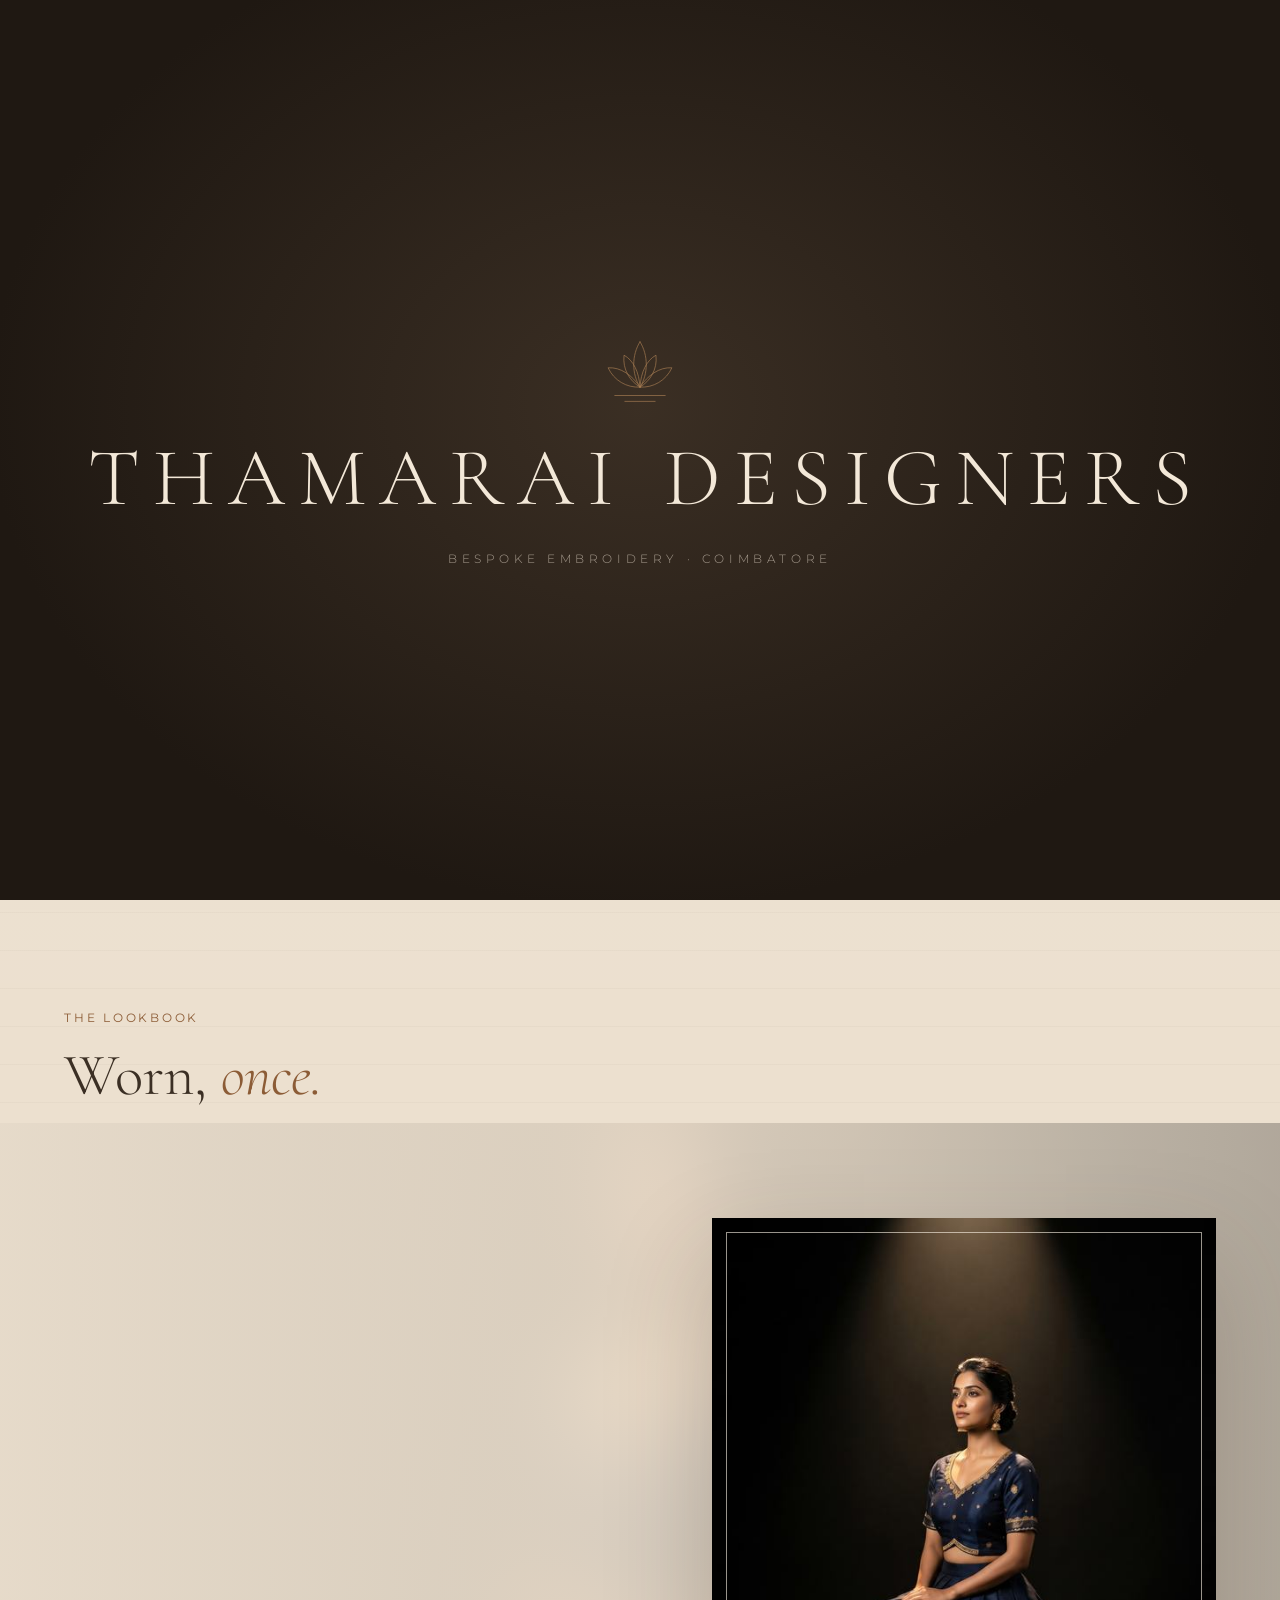
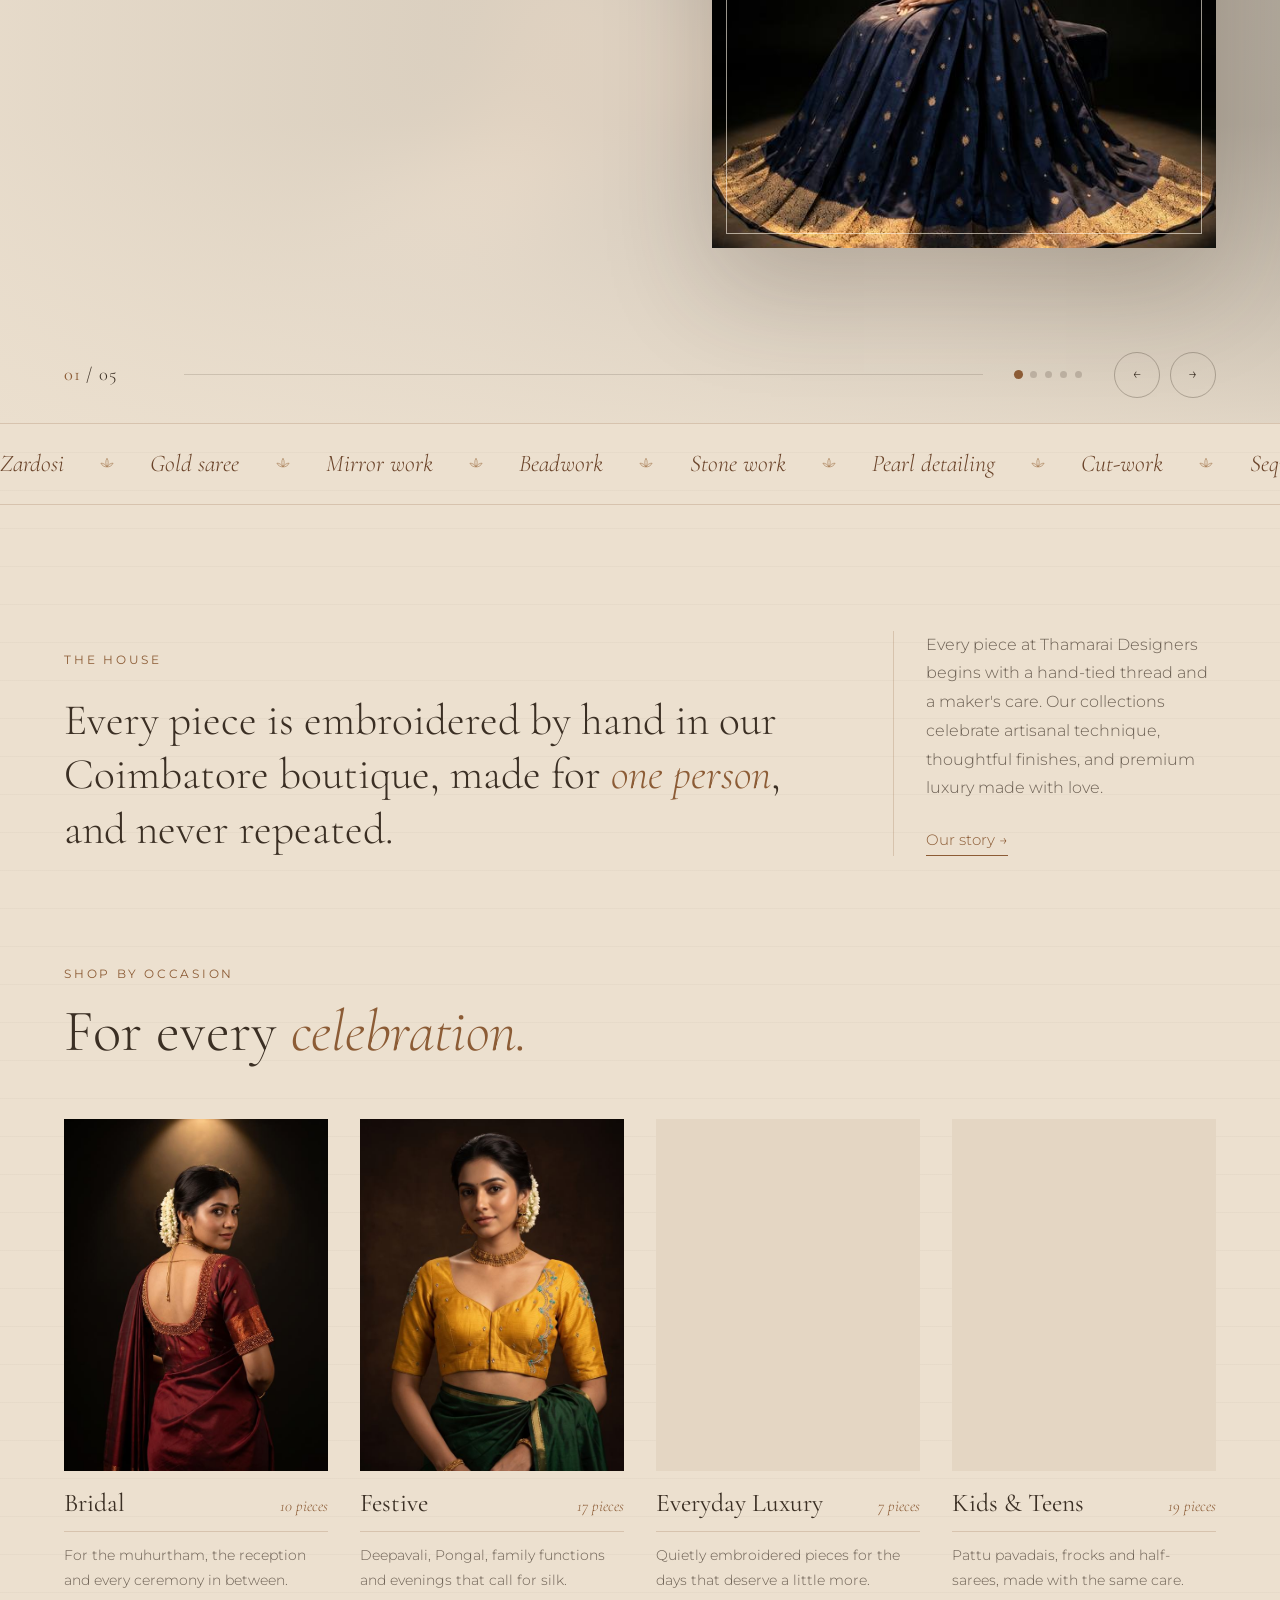
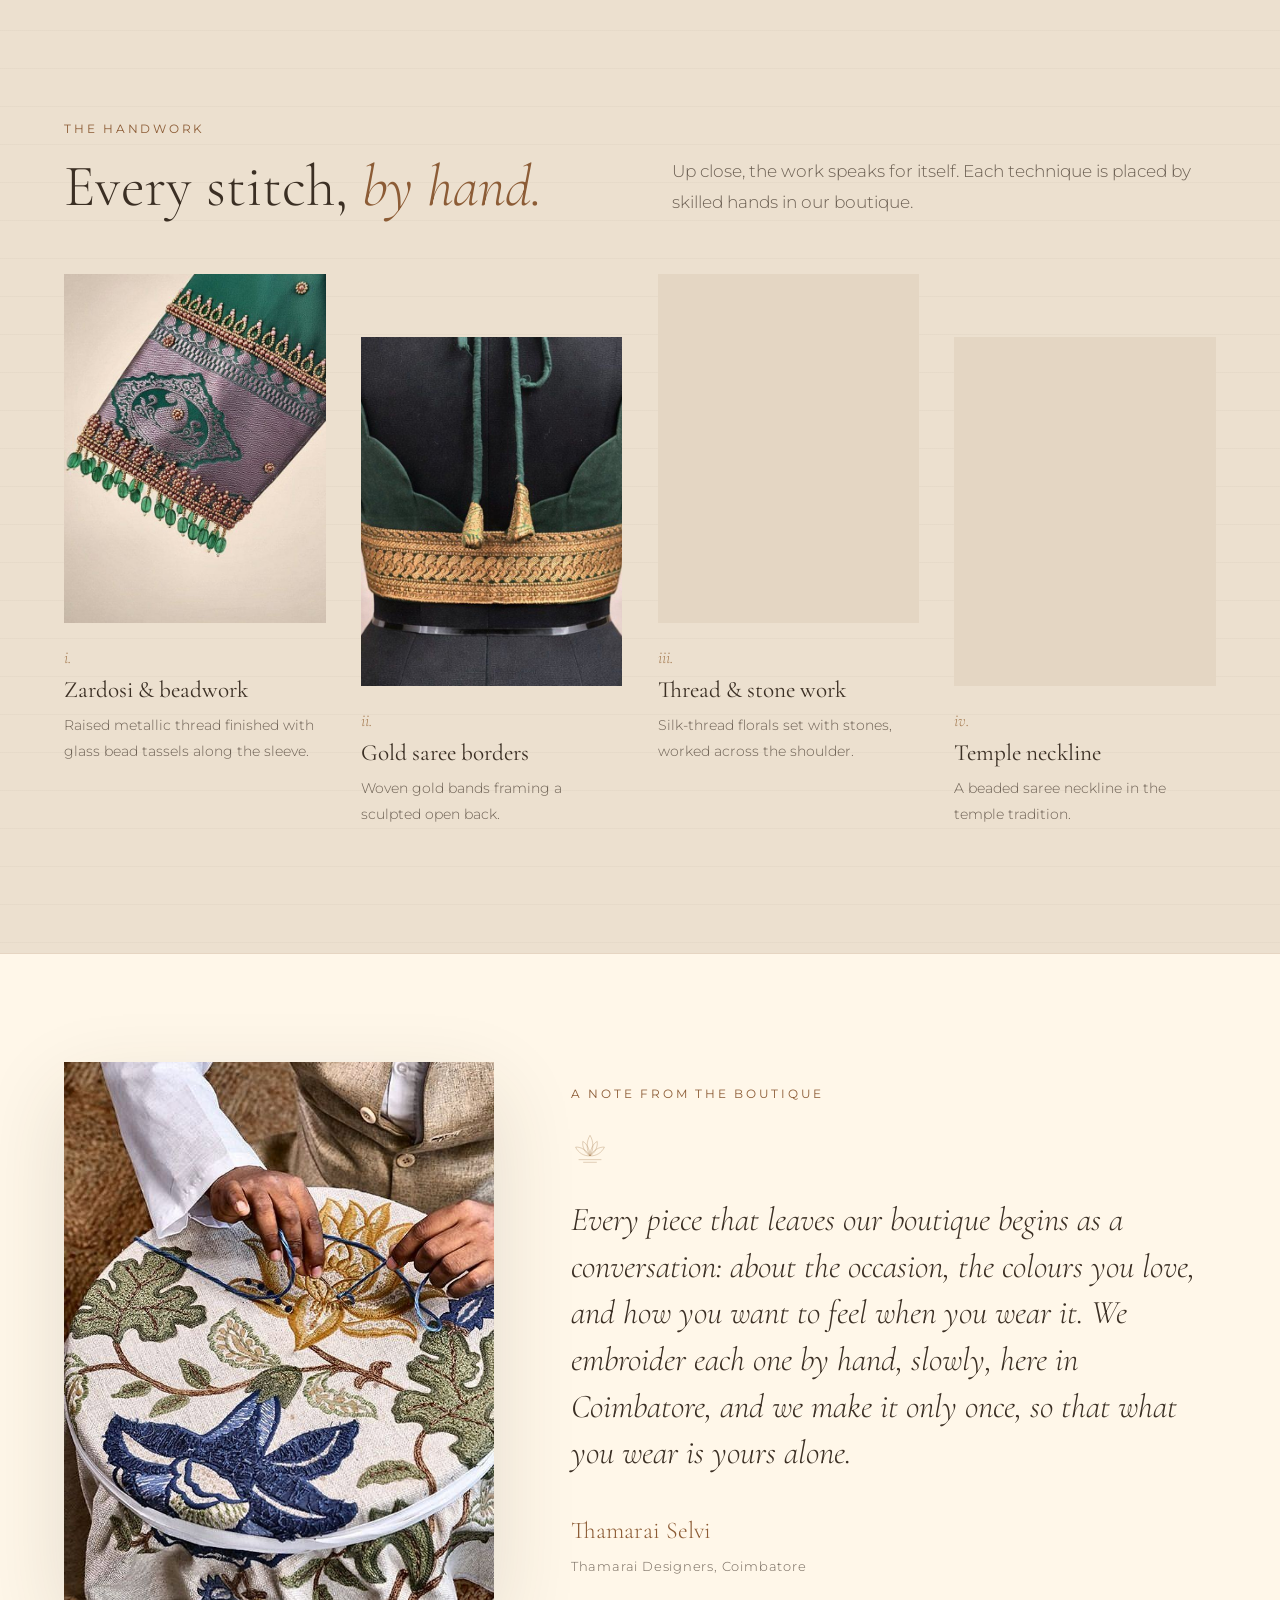
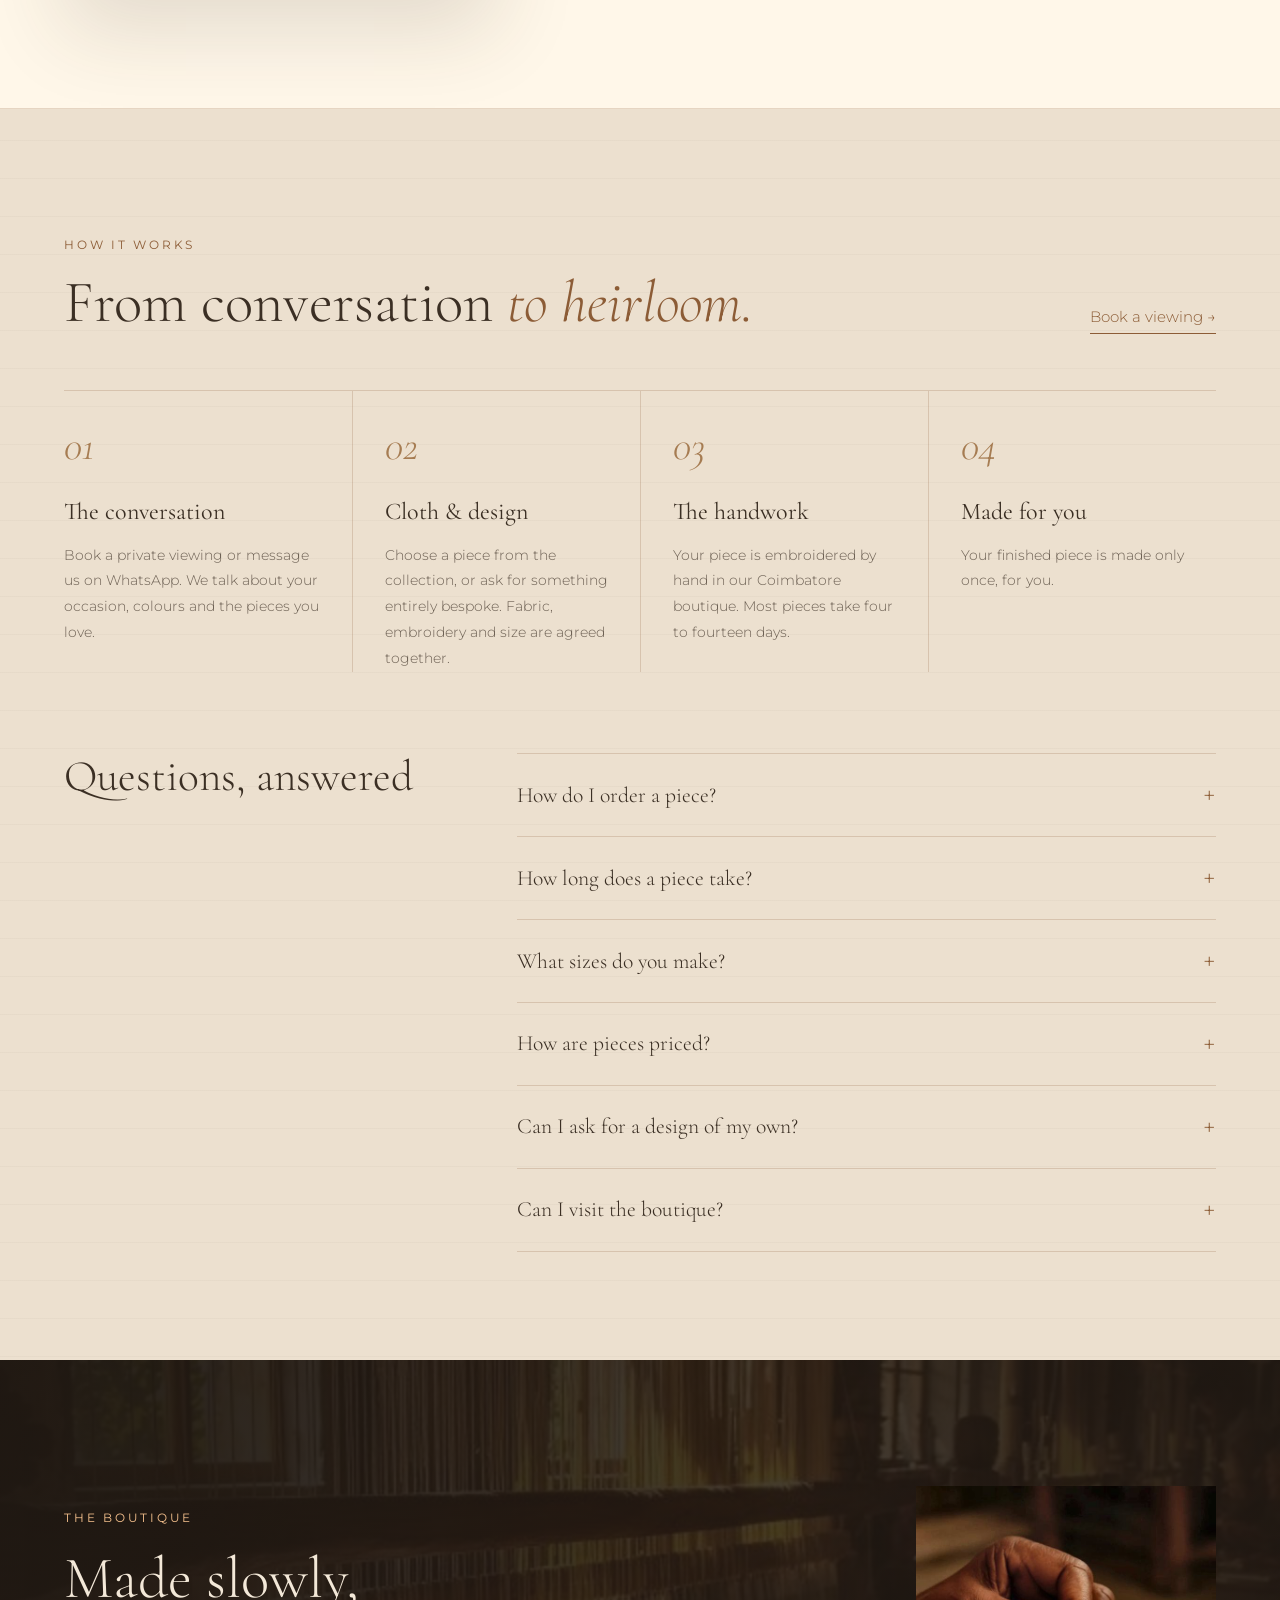
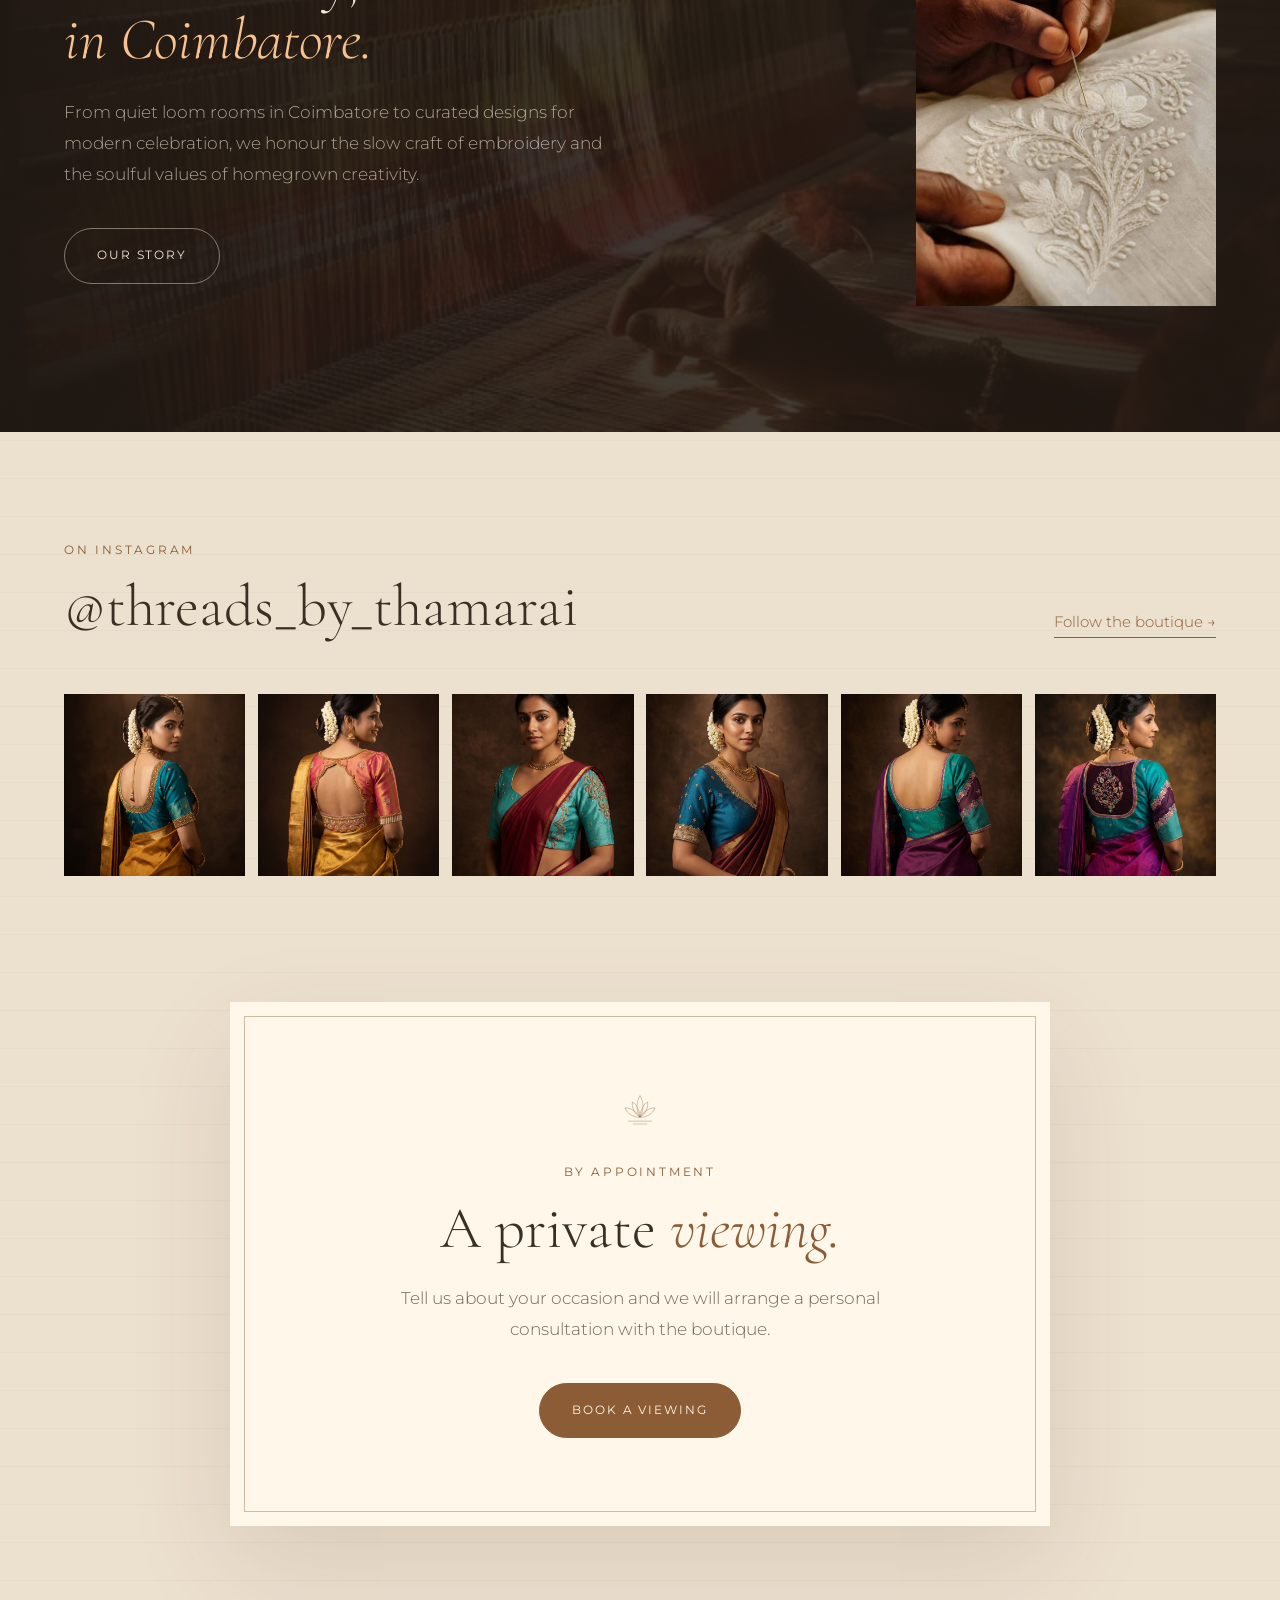
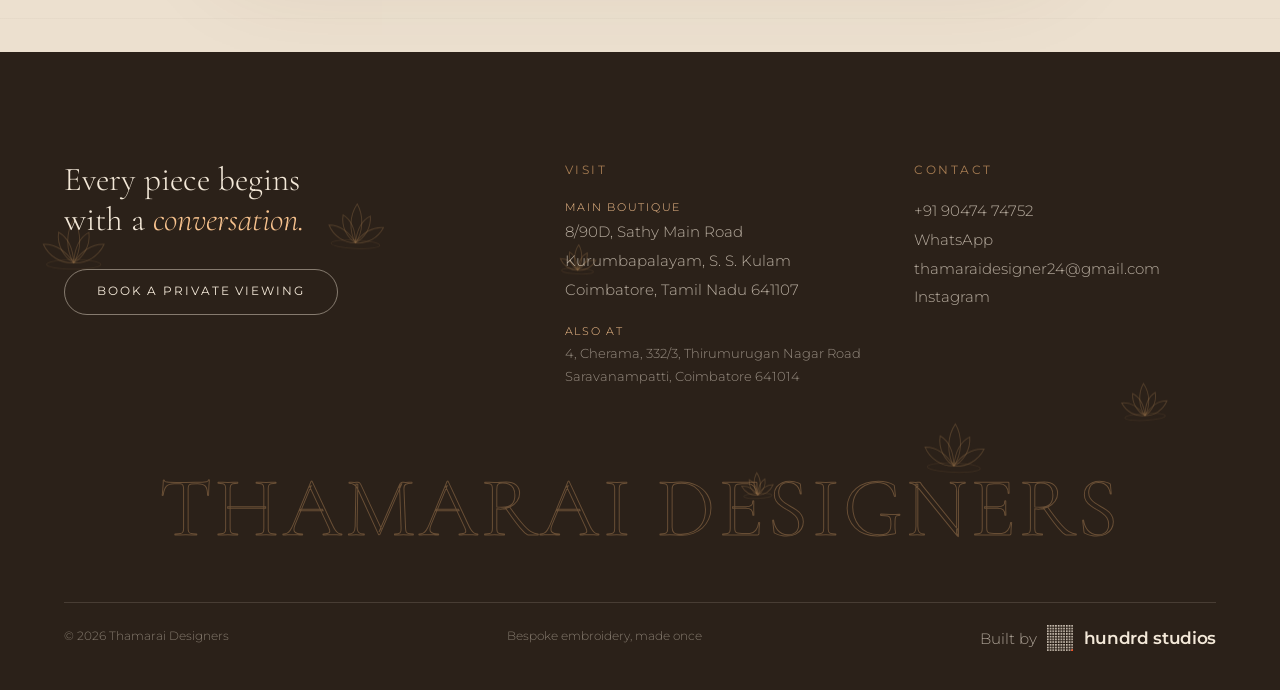
<file: index.html>
<!DOCTYPE html>
<html lang="en">
<head>
    <meta charset="UTF-8">
    <meta name="viewport" content="width=device-width, initial-scale=1.0">
    <title>Thamarai Designers — One of One</title>
    <meta name="description" content="Hand-embroidered couture from Coimbatore. Each piece made once, by private appointment.">
    <meta name="theme-color" content="#2b2119">
    <link rel="icon" href="data:image/svg+xml,%3Csvg xmlns='http://www.w3.org/2000/svg' viewBox='0 0 100 100'%3E%3Crect width='100' height='100' rx='22' fill='%232b2119'/%3E%3Cg fill='none' stroke='%23d9a676' stroke-width='4' stroke-linecap='round'%3E%3Cpath d='M50 18C60 33 60 55 50 70C40 55 40 33 50 18Z'/%3E%3Cpath d='M50 70C34 71 21 62 15 48C29 47 42 57 50 70'/%3E%3Cpath d='M50 70C66 71 79 62 85 48C71 47 58 57 50 70'/%3E%3C/g%3E%3C/svg%3E">
    <link rel="preconnect" href="https://fonts.googleapis.com">
    <link rel="preconnect" href="https://fonts.gstatic.com" crossorigin>
    <link href="https://fonts.googleapis.com/css2?family=Cormorant+Garamond:ital,wght@0,300;0,400;0,500;1,300;1,400&family=Montserrat:wght@300;400;500&display=swap" rel="stylesheet">
    <link rel="preload" as="image" media="(max-aspect-ratio: 3/4)" imagesrcset="images/web/sm/campaign-tall.jpg?v=1 720w, images/web/campaign-tall.jpg?v=1 1080w" imagesizes="100vw" fetchpriority="high">
    <link rel="preload" as="image" media="(min-aspect-ratio: 751/1000)" imagesrcset="images/web/sm/campaign-wide.jpg?v=1 1200w, images/web/campaign-wide.jpg?v=1 2200w" imagesizes="100vw" fetchpriority="high">
    <link rel="stylesheet" href="style.css?v=44">
    <script>
        /* Show the entrance once per visit */
        try { if (sessionStorage.getItem('td-entered') === '1') document.documentElement.classList.add('was-entered'); } catch (e) {}
    </script>
</head>
<body class="is-gated">

    <!-- ENTRANCE -->
    <div class="gate" id="gate" aria-hidden="true">
        <div class="gate__half gate__half--l"></div>
        <div class="gate__half gate__half--r"></div>
        <div class="gate__inner">
            <svg class="gate__lotus" viewBox="0 0 100 92">
                <path d="M50 14 C60 30 60 52 50 68 C40 52 40 30 50 14 Z"/>
                <path d="M50 68 C38 61 29 47 31 30 C42 36 49 50 50 68"/>
                <path d="M50 68 C62 61 71 47 69 30 C58 36 51 50 50 68"/>
                <path d="M50 68 C34 69 19 60 12 45 C27 44 41 54 50 68"/>
                <path d="M50 68 C66 69 81 60 88 45 C73 44 59 54 50 68"/>
                <path d="M20 78 H80"/>
                <path d="M32 85 H68"/>
            </svg>
            <p class="gate__word" aria-label="Thamarai Designers">
                <span class="w"><span style="animation-delay:0.70s">T</span><span style="animation-delay:0.75s">H</span><span style="animation-delay:0.80s">A</span><span style="animation-delay:0.85s">M</span><span style="animation-delay:0.90s">A</span><span style="animation-delay:0.95s">R</span><span style="animation-delay:1.00s">A</span><span style="animation-delay:1.05s">I</span></span>
                <span class="w"><span style="animation-delay:1.15s">D</span><span style="animation-delay:1.20s">E</span><span style="animation-delay:1.25s">S</span><span style="animation-delay:1.30s">I</span><span style="animation-delay:1.35s">G</span><span style="animation-delay:1.40s">N</span><span style="animation-delay:1.45s">E</span><span style="animation-delay:1.50s">R</span><span style="animation-delay:1.55s">S</span></span>
            </p>
            <p class="gate__sub">Bespoke Embroidery · Coimbatore</p>
        </div>
    </div>

    <!-- HEADER -->
    <header class="header" id="header">
        <a href="#/" class="brand" aria-label="Thamarai Designers — home">
            <span class="brand__word">THAMARAI DESIGNERS</span>
        </a>
        <nav class="nav" aria-label="Main">
            <a href="#/collection" data-nav="collection">Collection</a>
            <a href="#/story" data-nav="story">Our Story</a>
            <a href="#/contact" data-nav="contact">Contact</a>
            <a href="#/contact" class="nav__cta">Book a viewing</a>
        </nav>
        <button class="menu-btn" id="menu-toggle" type="button" aria-expanded="false" aria-controls="menu" aria-label="Open menu">
            <span></span><span></span>
        </button>
    </header>

    <!-- MOBILE MENU -->
    <div class="menu" id="menu" aria-hidden="true">
        <nav class="menu__nav" aria-label="Mobile">
            <a href="#/">Home</a>
            <a href="#/collection">Collection</a>
            <a href="#/story">Our Story</a>
            <a href="#/contact">Contact</a>
        </nav>
        <a href="#/contact" class="btn btn--light">Book a private viewing</a>
        <p class="menu__meta">+91 90474 74752<br>S. S. Kulam, Coimbatore</p>
    </div>

    <main id="app" tabindex="-1"></main>

    <!-- LOTUS BLOOM — plays between pages -->
    <div class="bloom" id="bloom" aria-hidden="true">
        <svg viewBox="0 0 100 92">
            <path class="p-o-l" d="M50 68 C34 69 19 60 12 45 C27 44 41 54 50 68"/>
            <path class="p-o-r" d="M50 68 C66 69 81 60 88 45 C73 44 59 54 50 68"/>
            <path class="p-i-l" d="M50 68 C38 61 29 47 31 30 C42 36 49 50 50 68"/>
            <path class="p-i-r" d="M50 68 C62 61 71 47 69 30 C58 36 51 50 50 68"/>
            <path class="p-c" d="M50 14 C60 30 60 52 50 68 C40 52 40 30 50 14 Z"/>
            <path class="p-w" d="M20 78 H80"/>
            <path class="p-w" d="M32 85 H68"/>
        </svg>
    </div>

    <!-- SCROLL LOTUS — opens petal by petal as the page is read -->
    <button class="scroll-lotus" id="scroll-lotus" type="button" aria-label="Back to top">
        <svg viewBox="0 0 120 120" aria-hidden="true">
            <circle class="sl-ring-bg" cx="60" cy="60" r="56"/>
            <circle class="sl-ring" cx="60" cy="60" r="56"/>
            <svg x="24" y="26" width="72" height="66" viewBox="0 0 100 92">
                <path class="p-o-l" d="M50 68 C34 69 19 60 12 45 C27 44 41 54 50 68"/>
                <path class="p-o-r" d="M50 68 C66 69 81 60 88 45 C73 44 59 54 50 68"/>
                <path class="p-i-l" d="M50 68 C38 61 29 47 31 30 C42 36 49 50 50 68"/>
                <path class="p-i-r" d="M50 68 C62 61 71 47 69 30 C58 36 51 50 50 68"/>
                <path class="p-c" d="M50 14 C60 30 60 52 50 68 C40 52 40 30 50 14 Z"/>
                <path class="p-w" d="M20 78 H80"/>
                <path class="p-w" d="M32 85 H68"/>
            </svg>
        </svg>
    </button>

    <!-- BOOKING BLOOM — shown when a viewing request is sent -->
    <div class="booked" id="booked" role="dialog" aria-modal="true" aria-labelledby="booked-title" aria-hidden="true">
        <div class="booked__petals" aria-hidden="true"></div>
        <div class="booked__inner">
            <svg class="booked__lotus" viewBox="0 0 100 92" aria-hidden="true">
                <path class="p-o-l" d="M50 68 C34 69 19 60 12 45 C27 44 41 54 50 68"/>
                <path class="p-o-r" d="M50 68 C66 69 81 60 88 45 C73 44 59 54 50 68"/>
                <path class="p-i-l" d="M50 68 C38 61 29 47 31 30 C42 36 49 50 50 68"/>
                <path class="p-i-r" d="M50 68 C62 61 71 47 69 30 C58 36 51 50 50 68"/>
                <path class="p-c" d="M50 14 C60 30 60 52 50 68 C40 52 40 30 50 14 Z"/>
                <path class="p-w" d="M20 78 H80"/>
                <path class="p-w" d="M32 85 H68"/>
            </svg>
            <p class="eyebrow">Thank you</p>
            <h2 class="title" id="booked-title">Your request is <em>ready.</em></h2>
            <p class="lede">WhatsApp has opened with your message written out. Press send, and we will reply to you personally.</p>
            <div class="booked__actions">
                <a class="btn" id="booked-wa" href="#" target="_blank" rel="noreferrer">Open WhatsApp again</a>
                <button class="btn btn--ghost" id="booked-close" type="button">Close</button>
            </div>
        </div>
    </div>

    <!-- FOOTER -->
    <footer class="footer">
        <canvas class="pond" id="pond" aria-hidden="true"></canvas>
        <div class="wrap">
            <div class="footer__top">
                <div>
                    <p class="footer__line">Every piece begins<br>with a <em>conversation.</em></p>
                    <a href="#/contact" class="btn btn--light">Book a private viewing</a>
                </div>
                <div>
                    <h4>Visit</h4>
                    <p><span class="footer__label">Main boutique</span>8/90D, Sathy Main Road<br>Kurumbapalayam, S. S. Kulam<br>Coimbatore, Tamil Nadu 641107</p>
                    <p class="footer__also"><span class="footer__label">Also at</span>4, Cherama, 332/3, Thirumurugan Nagar Road<br>Saravanampatti, Coimbatore 641014</p>
                </div>
                <div>
                    <h4>Contact</h4>
                    <p>
                        <a href="tel:+919047474752">+91 90474 74752</a><br>
                        <a href="https://wa.me/919047474752" target="_blank" rel="noreferrer">WhatsApp</a><br>
                        <a href="mailto:thamaraidesigner24@gmail.com">thamaraidesigner24@gmail.com</a><br>
                        <a href="https://www.instagram.com/threads_by_thamarai/" target="_blank" rel="noreferrer">Instagram</a>
                    </p>
                </div>
            </div>
            <div class="footer__word" aria-hidden="true">THAMARAI DESIGNERS</div>
            <div class="footer__base">
                <span>© 2026 Thamarai Designers</span>
                <span>Bespoke embroidery, made once</span>
                <a class="footer__credit" href="https://hundrd.studio/" target="_blank" rel="noopener">
                    <span>Built by</span>
                    <svg viewBox="0 0 96 96" width="26" height="26" aria-hidden="true"><defs><pattern id="hd-px-foot" width="10" height="10" patternUnits="userSpaceOnUse"><rect width="6" height="6" fill="currentColor"/></pattern></defs><rect width="96" height="96" fill="url(#hd-px-foot)"/><rect class="hd-pulse" x="90" y="90" width="6" height="6" fill="#FF4A1C"/></svg>
                    <b>hundrd studios</b>
                </a>
            </div>
        </div>
    </footer>

    <script src="pieces.js?v=29"></script>
    <script src="content.js?v=28"></script>
    <script src="script.js?v=45"></script>
</body>
</html>
</file>
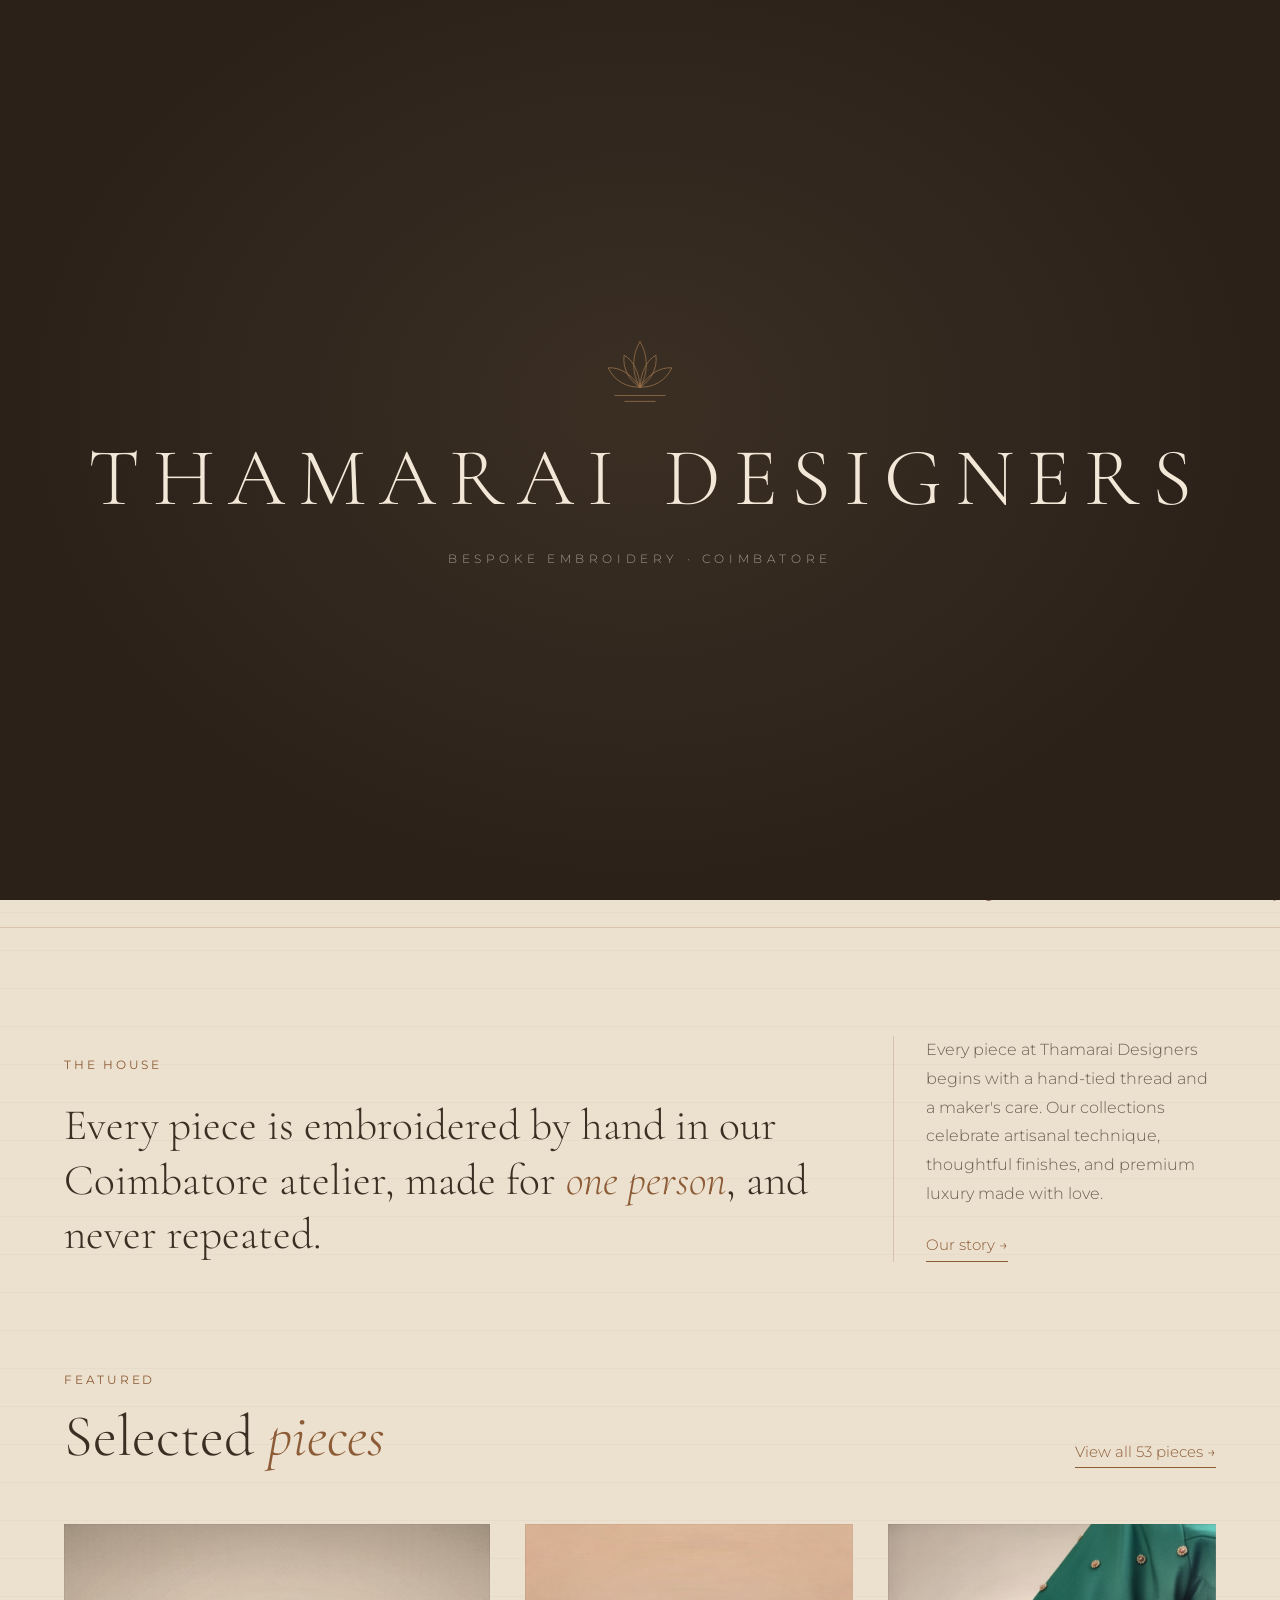
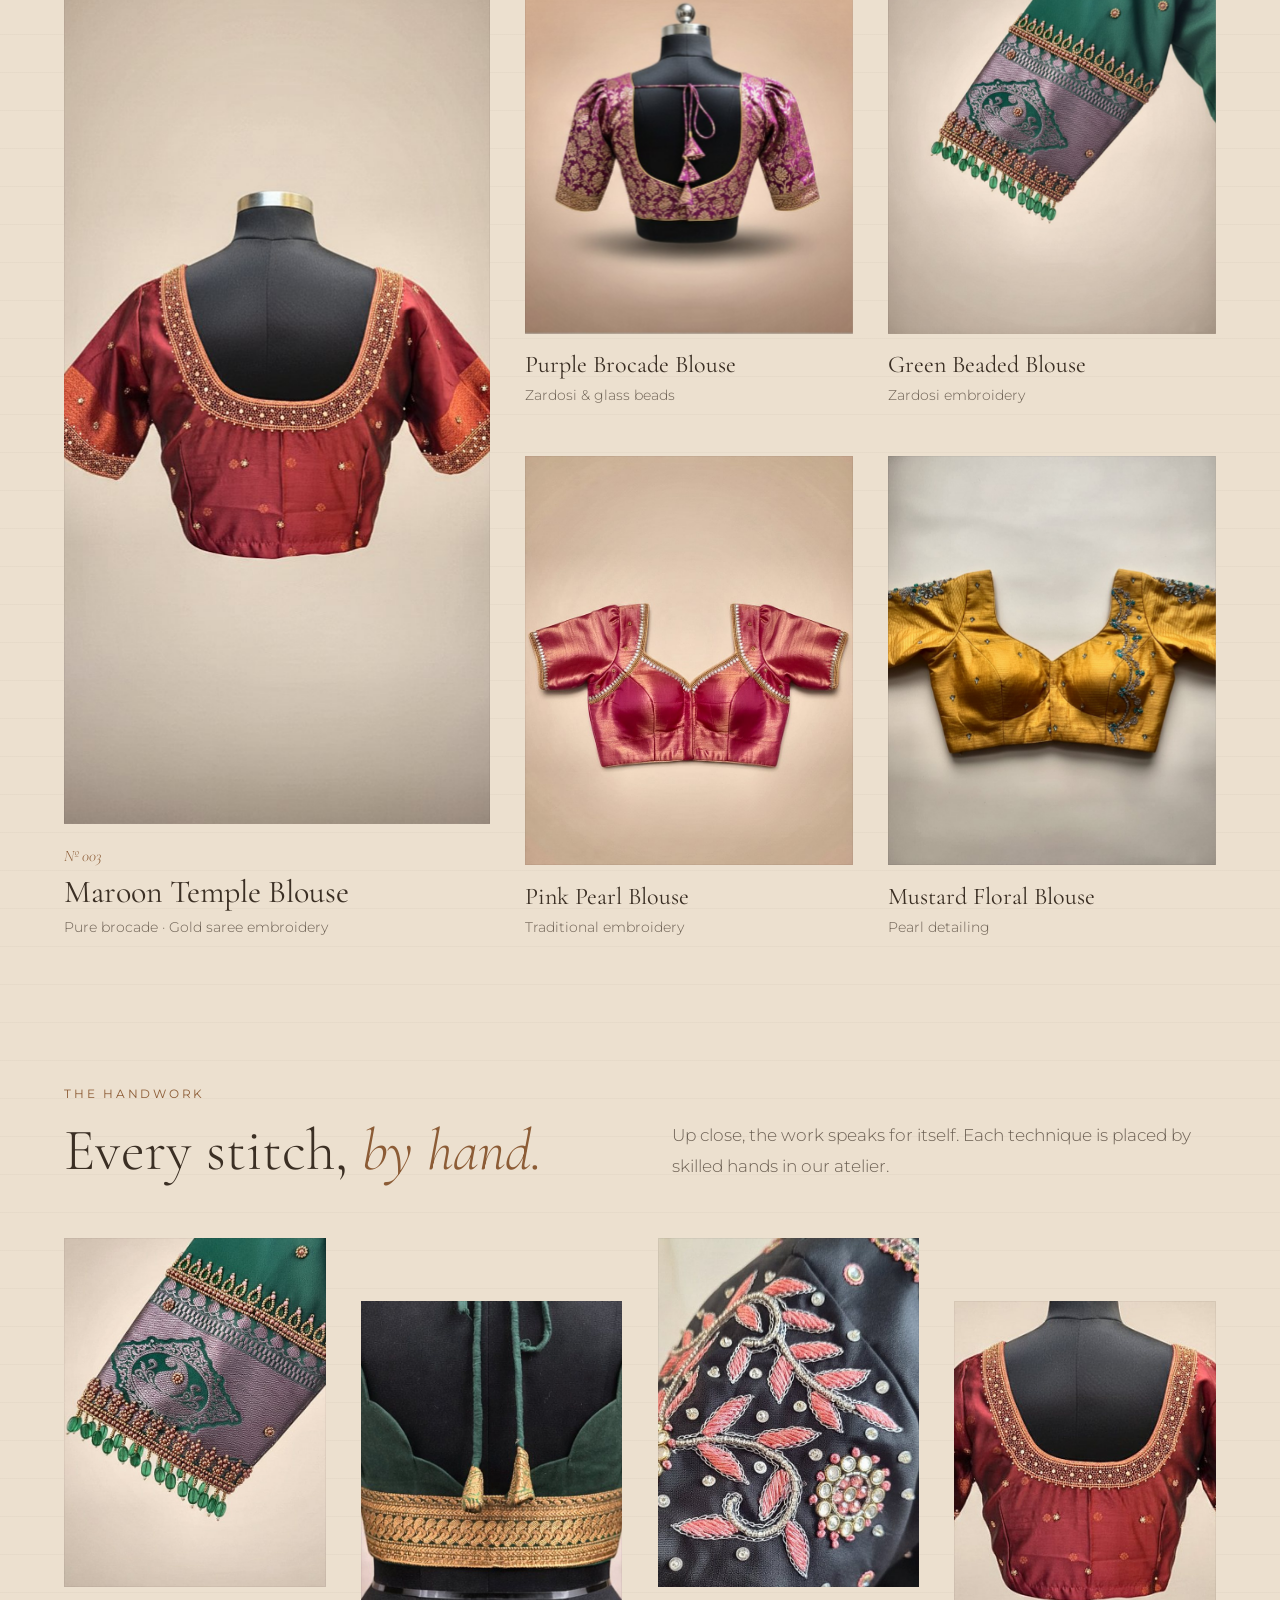
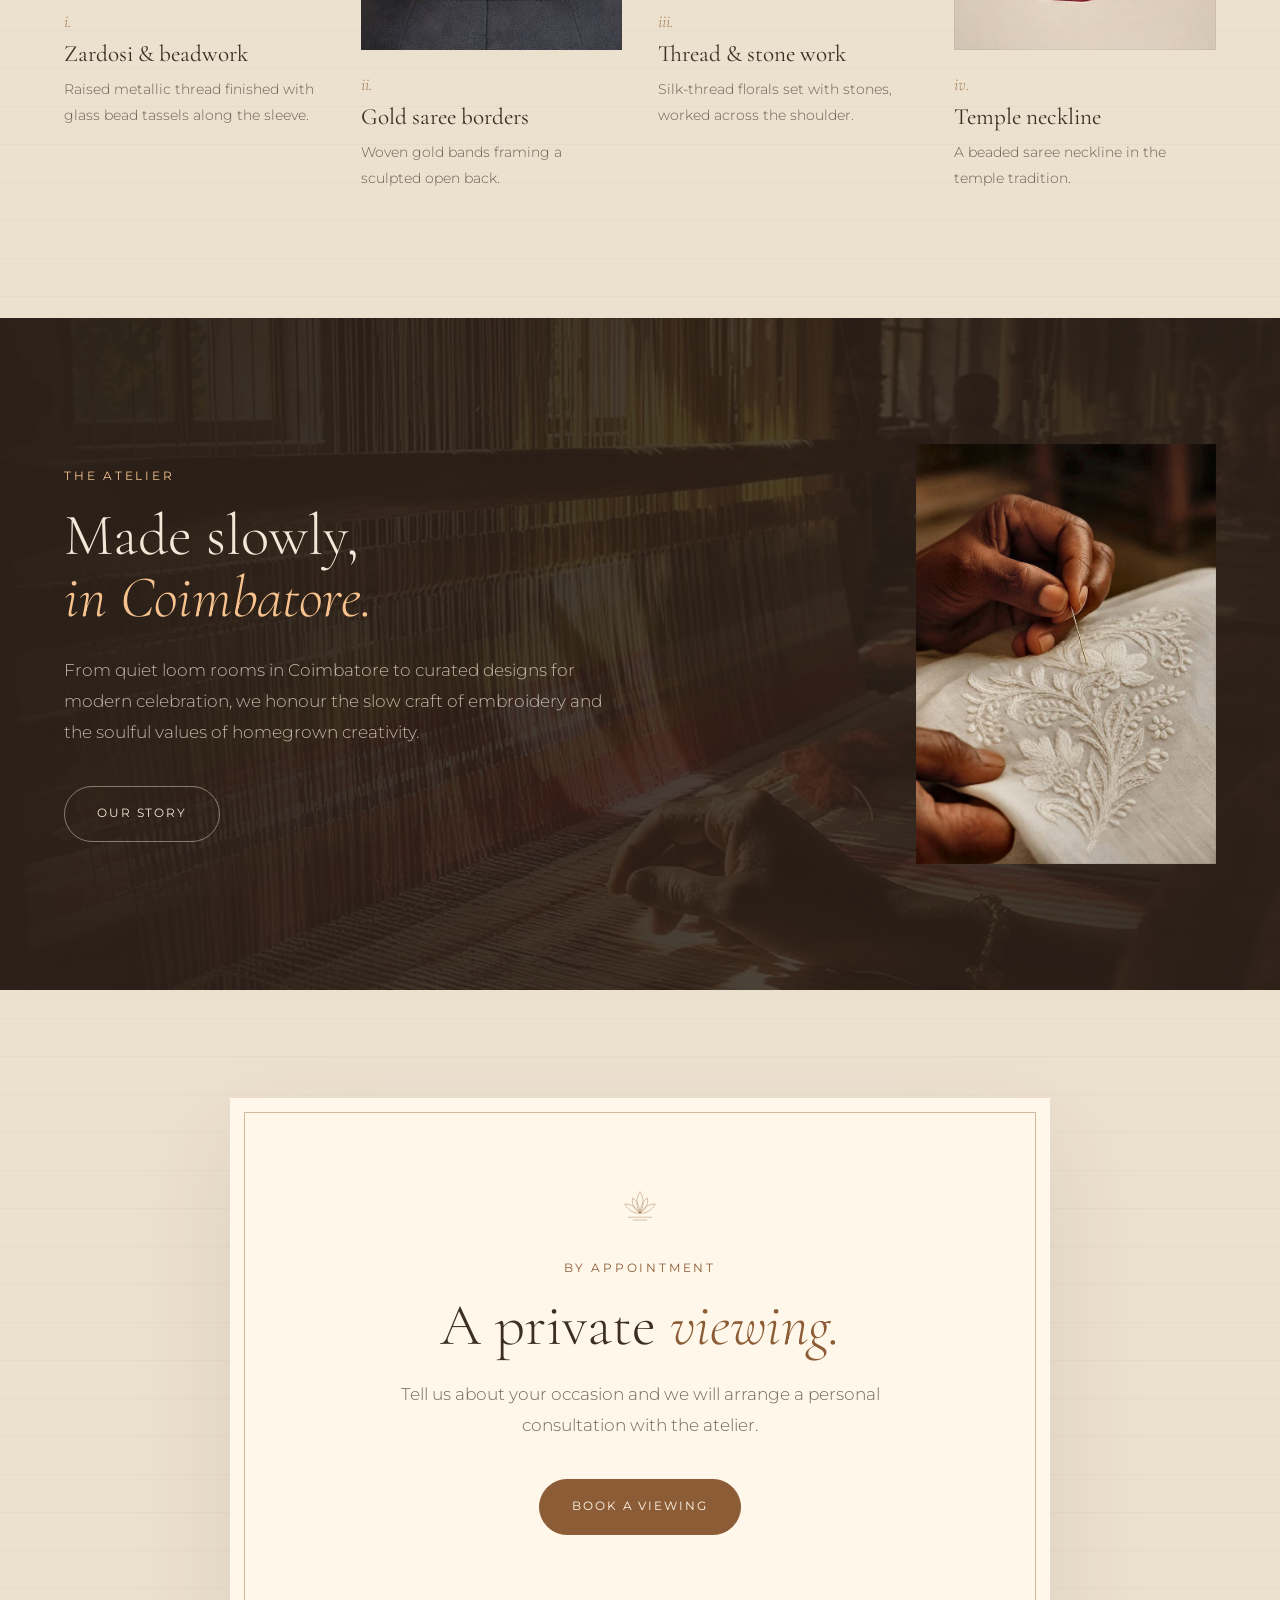
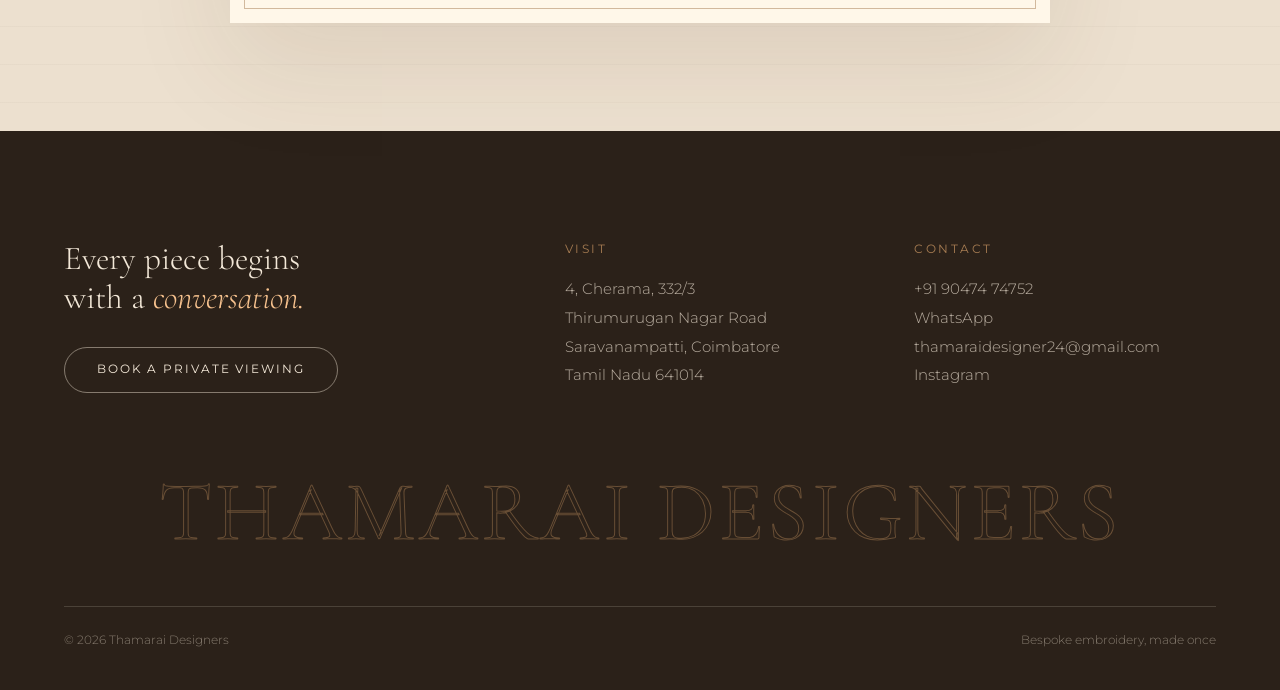
<file: versions/editorial/index.html>
<!DOCTYPE html>
<html lang="en">
<head>
    <meta charset="UTF-8">
    <meta name="viewport" content="width=device-width, initial-scale=1.0">
    <title>Thamarai Designers — One of One</title>
    <meta name="description" content="Hand-embroidered couture from Coimbatore. Each piece made once, by private appointment.">
    <meta name="theme-color" content="#2b2119">
    <link rel="icon" href="data:image/svg+xml,%3Csvg xmlns='http://www.w3.org/2000/svg' viewBox='0 0 100 100'%3E%3Crect width='100' height='100' rx='22' fill='%232b2119'/%3E%3Cg fill='none' stroke='%23d9a676' stroke-width='4' stroke-linecap='round'%3E%3Cpath d='M50 18C60 33 60 55 50 70C40 55 40 33 50 18Z'/%3E%3Cpath d='M50 70C34 71 21 62 15 48C29 47 42 57 50 70'/%3E%3Cpath d='M50 70C66 71 79 62 85 48C71 47 58 57 50 70'/%3E%3C/g%3E%3C/svg%3E">
    <link rel="preconnect" href="https://fonts.googleapis.com">
    <link rel="preconnect" href="https://fonts.gstatic.com" crossorigin>
    <link href="https://fonts.googleapis.com/css2?family=Cormorant+Garamond:ital,wght@0,300;0,400;0,500;1,300;1,400&family=Montserrat:wght@300;400;500&display=swap" rel="stylesheet">
    <link rel="preload" as="image" href="/images/web/hero.jpg?v=2">
    <link rel="stylesheet" href="style.css?v=12">
    <script>
        /* Show the entrance once per visit */
        try { if (sessionStorage.getItem('td-entered') === '1') document.documentElement.classList.add('was-entered'); } catch (e) {}
    </script>
</head>
<body class="is-gated">

    <!-- ENTRANCE -->
    <div class="gate" id="gate" aria-hidden="true">
        <div class="gate__half gate__half--l"></div>
        <div class="gate__half gate__half--r"></div>
        <div class="gate__inner">
            <svg class="gate__lotus" viewBox="0 0 100 92">
                <path d="M50 14 C60 30 60 52 50 68 C40 52 40 30 50 14 Z"/>
                <path d="M50 68 C38 61 29 47 31 30 C42 36 49 50 50 68"/>
                <path d="M50 68 C62 61 71 47 69 30 C58 36 51 50 50 68"/>
                <path d="M50 68 C34 69 19 60 12 45 C27 44 41 54 50 68"/>
                <path d="M50 68 C66 69 81 60 88 45 C73 44 59 54 50 68"/>
                <path d="M20 78 H80"/>
                <path d="M32 85 H68"/>
            </svg>
            <p class="gate__word" aria-label="Thamarai Designers">
                <span class="w"><span style="animation-delay:0.70s">T</span><span style="animation-delay:0.75s">H</span><span style="animation-delay:0.80s">A</span><span style="animation-delay:0.85s">M</span><span style="animation-delay:0.90s">A</span><span style="animation-delay:0.95s">R</span><span style="animation-delay:1.00s">A</span><span style="animation-delay:1.05s">I</span></span>
                <span class="w"><span style="animation-delay:1.15s">D</span><span style="animation-delay:1.20s">E</span><span style="animation-delay:1.25s">S</span><span style="animation-delay:1.30s">I</span><span style="animation-delay:1.35s">G</span><span style="animation-delay:1.40s">N</span><span style="animation-delay:1.45s">E</span><span style="animation-delay:1.50s">R</span><span style="animation-delay:1.55s">S</span></span>
            </p>
            <p class="gate__sub">Bespoke Embroidery · Coimbatore</p>
        </div>
    </div>

    <!-- HEADER -->
    <header class="header" id="header">
        <a href="#/" class="brand" aria-label="Thamarai Designers — home">
            <span class="brand__word">THAMARAI DESIGNERS</span>
        </a>
        <nav class="nav" aria-label="Main">
            <a href="#/collection" data-nav="collection">Collection</a>
            <a href="#/story" data-nav="story">Our Story</a>
            <a href="#/contact" data-nav="contact">Contact</a>
            <a href="#/contact" class="nav__cta">Book a viewing</a>
        </nav>
        <button class="menu-btn" id="menu-toggle" type="button" aria-expanded="false" aria-controls="menu" aria-label="Open menu">
            <span></span><span></span>
        </button>
    </header>

    <!-- MOBILE MENU -->
    <div class="menu" id="menu" aria-hidden="true">
        <nav class="menu__nav" aria-label="Mobile">
            <a href="#/">Home</a>
            <a href="#/collection">Collection</a>
            <a href="#/story">Our Story</a>
            <a href="#/contact">Contact</a>
        </nav>
        <a href="#/contact" class="btn btn--light">Book a private viewing</a>
        <p class="menu__meta">+91 90474 74752<br>Saravanampatti, Coimbatore</p>
    </div>

    <main id="app" tabindex="-1"></main>

    <!-- LOTUS BLOOM — plays between pages -->
    <div class="bloom" id="bloom" aria-hidden="true">
        <svg viewBox="0 0 100 92">
            <path class="p-o-l" d="M50 68 C34 69 19 60 12 45 C27 44 41 54 50 68"/>
            <path class="p-o-r" d="M50 68 C66 69 81 60 88 45 C73 44 59 54 50 68"/>
            <path class="p-i-l" d="M50 68 C38 61 29 47 31 30 C42 36 49 50 50 68"/>
            <path class="p-i-r" d="M50 68 C62 61 71 47 69 30 C58 36 51 50 50 68"/>
            <path class="p-c" d="M50 14 C60 30 60 52 50 68 C40 52 40 30 50 14 Z"/>
            <path class="p-w" d="M20 78 H80"/>
            <path class="p-w" d="M32 85 H68"/>
        </svg>
    </div>

    <!-- FOOTER -->
    <footer class="footer">
        <div class="wrap">
            <div class="footer__top">
                <div>
                    <p class="footer__line">Every piece begins<br>with a <em>conversation.</em></p>
                    <a href="#/contact" class="btn btn--light">Book a private viewing</a>
                </div>
                <div>
                    <h4>Visit</h4>
                    <p>4, Cherama, 332/3<br>Thirumurugan Nagar Road<br>Saravanampatti, Coimbatore<br>Tamil Nadu 641014</p>
                </div>
                <div>
                    <h4>Contact</h4>
                    <p>
                        <a href="tel:+919047474752">+91 90474 74752</a><br>
                        <a href="https://wa.me/919047474752" target="_blank" rel="noreferrer">WhatsApp</a><br>
                        <a href="mailto:thamaraidesigner24@gmail.com">thamaraidesigner24@gmail.com</a><br>
                        <a href="https://www.instagram.com/threads_by_thamarai/" target="_blank" rel="noreferrer">Instagram</a>
                    </p>
                </div>
            </div>
            <div class="footer__word" aria-hidden="true">THAMARAI DESIGNERS</div>
            <div class="footer__base">
                <span>© 2026 Thamarai Designers</span>
                <span>Bespoke embroidery, made once</span>
            </div>
        </div>
    </footer>

    <script src="pieces.js?v=13"></script>
    <script src="script.js?v=13"></script>
</body>
</html>
</file>
<file: style.css>
/* ==========================================================================
   THAMARAI DESIGNERS — Cinematic lookbook, light theme
   Parchment grounds, umber type, clay accents; the entrance, atelier and footer stay dark.
   ========================================================================== */

:root {
    /* palette */
    --parchment: #ece0cf;
    --umber: #3b2f24;
    --clay: #8c5c36;
    --walnut: #6a4329;
    --gold: #a67c52;
    --peach: #f7c28e;
    --cream: #fff7e9;
    --ink: #2b2119;
    --ink-deep: #1f1812;

    /* semantic tokens (light by default) */
    --page: var(--parchment);
    --text: var(--umber);
    --muted: rgba(59, 47, 36, 0.72);
    --accent: var(--clay);
    --line: rgba(140, 92, 54, 0.22);
    --frame-bg: #e4d6c3;

    --serif: 'Cormorant Garamond', 'Times New Roman', serif;
    --sans: 'Montserrat', 'Helvetica Neue', sans-serif;
    --gutter: clamp(20px, 5vw, 80px);
    --max: 1320px;
    --ease: cubic-bezier(0.19, 1, 0.22, 1);
    --ease-soft: cubic-bezier(0.33, 0, 0.2, 1);
    --ease-door: cubic-bezier(0.77, 0, 0.18, 1);
}

/* cream "paper" cards */
.paper {
    --text: var(--umber);
    --muted: rgba(59, 47, 36, 0.72);
    --accent: var(--clay);
    --line: rgba(140, 92, 54, 0.24);
    background: var(--cream); color: var(--text);
}

/* dark chapters keep night tokens */
.band, .story-hero, .footer {
    --text: #f3e8d8;
    --muted: rgba(243, 232, 216, 0.66);
    --accent: var(--peach);
    --line: rgba(243, 232, 216, 0.14);
    color: var(--text);
}

* { margin: 0; padding: 0; box-sizing: border-box; }
body {
    background-color: var(--page);
    background-image: linear-gradient(180deg, rgba(255,255,255,0.18), transparent 12%), repeating-linear-gradient(180deg, rgba(59,44,31,0.03) 0 1px, transparent 1px 38px);
    color: var(--text);
    font-family: var(--sans); font-weight: 300; font-size: 16px; line-height: 1.8;
    overflow-x: hidden; -webkit-font-smoothing: antialiased;
}
body.is-gated, body.menu-open { overflow: hidden; }
img { display: block; max-width: 100%; }
a { color: inherit; text-decoration: none; }
button { font: inherit; color: inherit; background: none; border: 0; cursor: pointer; }
input, select, textarea { font: inherit; color: inherit; }
::selection { background: var(--clay); color: var(--cream); }
:focus-visible { outline: 1px solid var(--accent); outline-offset: 4px; }

.wrap { width: 100%; max-width: var(--max); margin: 0 auto; padding-left: var(--gutter); padding-right: var(--gutter); }

/* ---------- Type ---------- */
.eyebrow { font-size: 0.72rem; font-weight: 400; letter-spacing: 0.24em; text-transform: uppercase; color: var(--accent); }
.title { font-family: var(--serif); font-weight: 300; font-size: clamp(2.4rem, 4.6vw, 4rem); line-height: 1.05; }
.title em, .display em { font-style: italic; color: var(--accent); }
.display { font-family: var(--serif); font-weight: 300; font-size: clamp(3.2rem, 8vw, 7rem); line-height: 0.98; }
.lede { font-size: 1.05rem; line-height: 1.85; color: var(--muted); max-width: 34rem; }

/* ---------- Buttons & links ---------- */
.btn {
    display: inline-flex; align-items: center; justify-content: center; gap: 0.7rem;
    padding: 1rem 2rem; border-radius: 999px; border: 1px solid var(--clay);
    background: var(--clay); color: var(--cream);
    font-size: 0.74rem; font-weight: 400; letter-spacing: 0.16em; text-transform: uppercase;
    transition: background 0.4s ease, border-color 0.4s ease, color 0.4s ease;
}
.btn:hover { background: var(--walnut); border-color: var(--walnut); }
.btn--ghost { background: transparent; color: var(--text); border-color: rgba(59,47,36,0.4); }
.paper .btn--ghost { border-color: rgba(59,47,36,0.4); }
.btn--ghost:hover { background: var(--text); color: var(--cream); border-color: var(--text); }
.paper .btn--ghost:hover { color: var(--cream); }
.btn--light { background: transparent; color: var(--text); border-color: rgba(243,232,216,0.45); }
.btn--light:hover { background: var(--text); color: var(--ink); border-color: var(--text); }

.text-link { display: inline-flex; align-items: center; gap: 0.5rem; color: var(--accent); font-size: 0.95rem; border-bottom: 1px solid currentColor; padding-bottom: 2px; transition: opacity 0.3s ease; }
.text-link:hover { opacity: 0.7; }

/* ---------- Photo frame ---------- */
.frame { position: relative; overflow: hidden; background: var(--frame-bg); }
.frame img { width: 100%; height: 100%; object-fit: cover; }

/* ==========================================================================
   ENTRANCE
   ========================================================================== */
.gate { position: fixed; inset: 0; z-index: 150; color: #f3e8d8; cursor: pointer; }
.was-entered .gate { display: none; }
.gate__half {
    position: absolute; top: 0; bottom: 0; width: 50.5%;
    background: radial-gradient(ellipse at 50% 45%, #3b2f24 0%, var(--ink-deep) 72%);
    background-size: 200% 100%; transition: transform 1.6s var(--ease-door);
}
.gate__half--l { left: 0; background-position: left; }
.gate__half--r { right: 0; background-position: right; }
.gate__inner {
    position: absolute; inset: 0; display: flex; flex-direction: column; align-items: center; justify-content: center; gap: 1.6rem;
    text-align: center; padding: 0 20px; transition: opacity 0.8s ease, transform 1.4s var(--ease);
}
.gate__lotus { width: clamp(60px, 8vw, 84px); color: var(--gold); }
.gate__lotus path { fill: none; stroke: currentColor; stroke-width: 0.8; stroke-linecap: round; stroke-dasharray: 160; stroke-dashoffset: 160; animation: draw 2.2s var(--ease) forwards; }
.gate__lotus path:nth-child(2), .gate__lotus path:nth-child(3) { animation-delay: 0.2s; }
.gate__lotus path:nth-child(4), .gate__lotus path:nth-child(5) { animation-delay: 0.4s; }
.gate__lotus path:nth-child(n+6) { animation-delay: 0.7s; }
@keyframes draw { to { stroke-dashoffset: 0; } }
.gate__word { font-family: var(--serif); font-weight: 300; font-size: clamp(2.4rem, 6.4vw, 6.4rem); letter-spacing: 0.16em; margin-right: -0.16em; line-height: 1.1; display: flex; flex-wrap: wrap; justify-content: center; column-gap: 0.45em; }
.gate__word .w { display: inline-flex; white-space: nowrap; }
.gate__word .w span { display: inline-block; opacity: 0; transform: translateY(0.3em); filter: blur(8px); animation: letterIn 1.4s var(--ease) forwards; }
@keyframes letterIn { to { opacity: 1; transform: none; filter: blur(0); } }
.gate__sub { font-size: 0.72rem; letter-spacing: 0.4em; text-transform: uppercase; color: rgba(243,232,216,0.6); opacity: 0; animation: fadeIn 1.2s ease 1.6s forwards; }
@keyframes fadeIn { to { opacity: 1; } }
.gate.is-opening { pointer-events: none; }
.gate.is-opening .gate__inner { opacity: 0; transform: scale(1.04); }
.gate.is-opening .gate__half--l { transform: translateX(-100%); }
.gate.is-opening .gate__half--r { transform: translateX(100%); }

/* ==========================================================================
   HEADER & MENU
   ========================================================================== */
.header {
    position: fixed; top: 0; left: 0; right: 0; z-index: 60; height: 84px; color: var(--umber);
    display: flex; justify-content: space-between; align-items: center;
    padding: 0 max(var(--gutter), calc((100vw - var(--max)) / 2 + var(--gutter)));
    border-bottom: 1px solid transparent;
    transition: background 0.5s ease, height 0.5s var(--ease), border-color 0.5s ease;
}
.header.is-scrolled { height: 68px; background: rgba(255,247,233,0.88); backdrop-filter: blur(14px); -webkit-backdrop-filter: blur(14px); border-bottom-color: rgba(140,92,54,0.12); }
.header.is-dark, body.menu-open .header { color: #f3e8d8; }
body.menu-open .header { background: transparent; border-bottom-color: transparent; backdrop-filter: none; -webkit-backdrop-filter: none; }
.brand { display: flex; align-items: center; line-height: 1; }
.brand__word { font-family: var(--serif); font-size: 1.25rem; letter-spacing: 0.3em; white-space: nowrap; }
.nav { display: flex; align-items: center; gap: 2.4rem; }
.nav a { position: relative; font-size: 0.78rem; letter-spacing: 0.12em; text-transform: uppercase; }
.nav a:not(.nav__cta)::after { content: ''; position: absolute; left: 0; right: 0; bottom: -6px; height: 1px; background: currentColor; transform: scaleX(0); transform-origin: left; transition: transform 0.5s var(--ease); }
.nav a:not(.nav__cta):hover::after, .nav a.is-active::after { transform: scaleX(1); }
.nav__cta { padding: 0.7rem 1.4rem; border: 1px solid currentColor; border-radius: 999px; transition: background 0.3s ease, color 0.3s ease, border-color 0.3s ease; }
.nav__cta:hover { background: var(--umber); color: var(--cream); border-color: var(--umber); }
.header.is-dark .nav__cta:hover { background: #f3e8d8; color: var(--ink); border-color: #f3e8d8; }

.menu-btn { display: none; width: 40px; height: 40px; position: relative; }
.menu-btn span { position: absolute; left: 9px; right: 9px; height: 1px; background: currentColor; transition: transform 0.5s var(--ease); }
.menu-btn span:first-child { top: 16px; }
.menu-btn span:last-child { top: 23px; }
body.menu-open .menu-btn span:first-child { transform: translateY(3.5px) rotate(45deg); }
body.menu-open .menu-btn span:last-child { transform: translateY(-3.5px) rotate(-45deg); }
.menu {
    position: fixed; inset: 0; z-index: 55; background: var(--ink-deep); color: #f3e8d8;
    display: flex; flex-direction: column; justify-content: center; gap: 2.4rem; padding: 100px var(--gutter) 40px;
    opacity: 0; visibility: hidden; transition: opacity 0.5s ease, visibility 0s linear 0.5s;
}
body.menu-open .menu { opacity: 1; visibility: visible; transition: opacity 0.5s ease; }
.menu__nav { display: flex; flex-direction: column; gap: 0.3rem; }
.menu__nav a { font-family: var(--serif); font-weight: 300; font-size: 2.6rem; line-height: 1.25; }
.menu .btn { align-self: flex-start; }
.menu__meta { font-size: 0.85rem; color: rgba(243,232,216,0.55); }

/* ==========================================================================
   SHELL, PAGE BLOOM, REVEAL
   ========================================================================== */
main { min-height: 100vh; overflow-x: clip; }

.bloom {
    position: fixed; inset: 0; z-index: 90; display: grid; place-items: center; pointer-events: none;
    background-color: var(--parchment);
    background-image: linear-gradient(180deg, rgba(255,255,255,0.18), transparent 12%), repeating-linear-gradient(180deg, rgba(59,44,31,0.03) 0 1px, transparent 1px 38px);
    opacity: 0; visibility: hidden; transition: opacity 0.4s ease, visibility 0s linear 0.4s;
}
.bloom.is-on { opacity: 1; visibility: visible; pointer-events: auto; transition: opacity 0.25s ease; }
.bloom svg { width: 76px; color: var(--gold); overflow: visible; }
.bloom path { fill: none; stroke: currentColor; stroke-width: 0.9; stroke-linecap: round; stroke-linejoin: round;
    stroke-dasharray: 160; stroke-dashoffset: 160; transform-box: view-box; transform-origin: 50px 68px; }
.bloom.is-play path { animation: bloomDraw 0.9s var(--ease) forwards; }
.bloom.is-play .p-c   { animation: bloomDraw 0.9s var(--ease) forwards, bloomRise 1s var(--ease) both; }
.bloom.is-play .p-i-l { animation: bloomDraw 0.9s var(--ease) 0.08s forwards, bloomOpenIL 1.1s var(--ease) 0.08s both; }
.bloom.is-play .p-i-r { animation: bloomDraw 0.9s var(--ease) 0.08s forwards, bloomOpenIR 1.1s var(--ease) 0.08s both; }
.bloom.is-play .p-o-l { animation: bloomDraw 0.9s var(--ease) 0.16s forwards, bloomOpenOL 1.2s var(--ease) 0.16s both; }
.bloom.is-play .p-o-r { animation: bloomDraw 0.9s var(--ease) 0.16s forwards, bloomOpenOR 1.2s var(--ease) 0.16s both; }
.bloom.is-play .p-w   { animation: bloomDraw 0.8s var(--ease) 0.35s forwards; }
@keyframes bloomDraw { to { stroke-dashoffset: 0; } }
@keyframes bloomRise { from { transform: scale(0.6); } to { transform: none; } }
@keyframes bloomOpenIL { from { transform: rotate(26deg) scale(0.8); } to { transform: none; } }
@keyframes bloomOpenIR { from { transform: rotate(-26deg) scale(0.8); } to { transform: none; } }
@keyframes bloomOpenOL { from { transform: rotate(52deg) scale(0.7); } to { transform: none; } }
@keyframes bloomOpenOR { from { transform: rotate(-52deg) scale(0.7); } to { transform: none; } }

[data-reveal] { opacity: 0; transform: translateY(24px); transition: opacity 1s ease, transform 1.2s var(--ease); transition-delay: var(--d, 0s); }
[data-reveal].is-in { opacity: 1; transform: none; }
[data-hero] { opacity: 0; }
.is-entered [data-hero] { animation: heroIn 1.4s var(--ease) both; animation-delay: var(--d, 0s); }
@keyframes heroIn { from { opacity: 0; transform: translateY(30px); } to { opacity: 1; transform: none; } }

.section-head { display: flex; justify-content: space-between; align-items: flex-end; gap: 1.5rem 2rem; flex-wrap: wrap; margin-bottom: 3.5rem; }
.section-head .eyebrow { margin-bottom: 1rem; }

/* ==========================================================================
   THE CAMPAIGN — three looks standing in a dark salon, the name in gold beneath
   ========================================================================== */
.campaign { position: relative; height: 100svh; min-height: 620px; max-height: 1100px; overflow: hidden; color: #f3e8d8;
    background: radial-gradient(70% 60% at 50% 38%, #4a3626 0%, #2b2119 45%, #150f0b 100%); isolation: isolate; }
.campaign__glow { position: absolute; inset: 0; z-index: 1; pointer-events: none;
    background: radial-gradient(90% 70% at 50% 35%, transparent 30%, rgba(21,15,11,0.55) 100%),
                linear-gradient(180deg, rgba(21,15,11,0.55) 0%, rgba(21,15,11,0) 22%, rgba(21,15,11,0) 40%, rgba(21,15,11,0.88) 74%, #150f0b 100%); }
.campaign__photo { position: absolute; inset: 0; z-index: 0; display: block; background: #150f0b; }
.campaign__photo img { width: 100%; height: 100%; object-fit: cover; object-position: 50% 30%; filter: saturate(0.96) contrast(1.04); transform: scale(1.06); opacity: 0; transition: opacity 1.8s ease, transform 9s var(--ease-soft); }
.is-entered .campaign__photo img { opacity: 1; transform: none; }
.campaign__video { position: absolute; inset: 0; z-index: 0; width: 100%; height: 100%; object-fit: cover; object-position: 50% 30%; opacity: 0; transition: opacity 1.2s ease; pointer-events: none; }
.campaign__video.is-playing { opacity: 1; }

.campaign__words { position: absolute; z-index: 2; left: 0; right: 0; bottom: 0; display: grid; justify-items: center; text-align: center; padding-bottom: 6svh; }
.campaign__eyebrow { font-size: 0.7rem; letter-spacing: 0.42em; text-transform: uppercase; color: var(--peach); opacity: 0.85; margin-bottom: 1rem; }
.campaign__name { font-family: var(--serif); font-weight: 300; text-transform: uppercase; letter-spacing: 0.2em; line-height: 1; font-size: clamp(2.6rem, 5.8vw, 5.6rem); margin-right: -0.2em;
    background: linear-gradient(100deg, #f3e8d8 0%, #f7c28e 30%, #fff7e9 50%, #d9a676 70%, #f3e8d8 100%); background-size: 220% 100%;
    -webkit-background-clip: text; background-clip: text; color: transparent; animation: gilt 9s ease-in-out infinite alternate; }
.campaign__name em { font-style: normal; }
@keyframes gilt { from { background-position: 100% 0; } to { background-position: 0 0; } }
.campaign__quote { font-family: var(--serif); font-style: italic; font-size: clamp(1.2rem, 2vw, 1.7rem); color: rgba(243,232,216,0.85); margin-top: 1.1rem; }
.campaign__actions { display: flex; flex-wrap: wrap; justify-content: center; gap: 1rem; margin-top: 2rem; }
.btn--gold { background: #d9a676; border-color: #d9a676; color: var(--ink); }
.btn--gold:hover { background: #f3e8d8; border-color: #f3e8d8; color: var(--ink); }
.campaign .btn--light { color: #f3e8d8; }
.campaign .btn--light:hover { color: var(--ink); }

.campaign__words > * { opacity: 0; transform: translateY(22px); transition: opacity 1s ease, transform 1.3s var(--ease); }
.is-entered .campaign__words > * { opacity: 1; transform: none; }
.is-entered .campaign__words > :nth-child(2) { transition-delay: 0.45s; }
.is-entered .campaign__words > :nth-child(3) { transition-delay: 0.65s; }
.is-entered .campaign__words > :nth-child(4) { transition-delay: 0.8s; }

.lookbook-head { padding-top: 12vh; padding-bottom: 1rem; }
.lookbook-head .eyebrow { margin-bottom: 1rem; }

/* ==========================================================================
   HOME — THE LOOKBOOK STAGE
   ========================================================================== */
.stage { position: relative; height: 100vh; min-height: 640px; max-height: 920px; overflow: hidden; background: var(--parchment); }
.slide { position: absolute; inset: 0; opacity: 0; visibility: hidden; transition: opacity 1.6s ease, visibility 0s linear 1.6s; }
.slide.is-active { opacity: 1; visibility: visible; transition: opacity 1.6s ease; z-index: 1; }

/* a soft, blurred echo of the photo fills the screen behind it */
.slide__backdrop { position: absolute; inset: -6%; }
.slide__backdrop img { width: 100%; height: 100%; object-fit: cover; filter: blur(40px) saturate(1.05); transform: scale(1.12); opacity: 0.55; }
.slide__backdrop::after { content: ''; position: absolute; inset: 0; background: linear-gradient(90deg, rgba(236,224,207,0.97) 0%, rgba(236,224,207,0.82) 50%, rgba(236,224,207,0.5) 100%), linear-gradient(0deg, rgba(236,224,207,0.95) 0%, transparent 35%); }

.slide__inner { position: relative; height: 100%; display: grid; grid-template-columns: 1fr auto; align-items: center; gap: 6vw; padding-top: 40px; padding-bottom: 120px; }
.slide__frame { position: relative; display: block; height: min(70vh, 700px); aspect-ratio: 4 / 5; overflow: hidden; box-shadow: 0 40px 100px rgba(59,47,36,0.22); }
.slide__frame::before { content: ''; position: absolute; inset: 14px; border: 1px solid rgba(255,247,233,0.6); z-index: 1; pointer-events: none; }
.slide__frame img { width: 100%; height: 100%; object-fit: cover; transform: scale(1.12); }
.is-entered .slide.is-active .slide__frame img { animation: kenburns 6.5s var(--ease-soft) forwards; }
@keyframes kenburns { from { transform: scale(1.12); } to { transform: scale(1.0); } }

.slide__text > * { opacity: 0; transform: translateY(26px); transition: opacity 0.9s ease, transform 1.2s var(--ease); }
.is-entered .slide.is-active .slide__text > * { opacity: 1; transform: none; }
.is-entered .slide.is-active .slide__text > *:nth-child(2) { transition-delay: 0.12s; }
.is-entered .slide.is-active .slide__text > *:nth-child(3) { transition-delay: 0.24s; }
.is-entered .slide.is-active .slide__text > *:nth-child(4) { transition-delay: 0.36s; }
.slide__num { font-family: var(--serif); font-style: italic; font-size: 1.3rem; color: var(--clay); margin-bottom: 0.6rem; }
.slide__name { font-family: var(--serif); font-weight: 300; font-size: clamp(3rem, 6.4vw, 6.2rem); line-height: 0.98; margin-bottom: 1.4rem; max-width: 12ch; }
.slide__meta { font-size: 0.95rem; color: var(--muted); margin-bottom: 2.2rem; max-width: 30rem; }
.slide__actions { display: flex; flex-wrap: wrap; gap: 1rem; }

.stage__bar { position: absolute; left: 0; right: 0; bottom: 0; z-index: 5; }
.stage__bar .wrap { display: flex; align-items: center; gap: 2rem; height: 96px; }
.stage__count { font-family: var(--serif); font-size: 1.15rem; letter-spacing: 0.06em; min-width: 5.5rem; }
.stage__count b { font-weight: 400; color: var(--clay); }
.stage__progress { flex: 1; height: 1px; background: rgba(59,47,36,0.16); position: relative; overflow: hidden; }
.stage__progress i { position: absolute; inset: 0; background: var(--clay); transform-origin: left; transform: scaleX(0); }
.stage__progress i.is-run { animation: progress var(--dur, 7s) linear forwards; }
.stage.is-paused .stage__progress i.is-run { animation-play-state: paused; }
@keyframes progress { to { transform: scaleX(1); } }
.stage__nav { display: flex; gap: 0.6rem; }
.stage__nav button { width: 46px; height: 46px; border-radius: 50%; border: 1px solid rgba(59,47,36,0.3); display: grid; place-items: center; font-size: 1rem; transition: background 0.3s ease, color 0.3s ease; }
.stage__nav button:hover { background: var(--umber); color: var(--cream); border-color: var(--umber); }
.stage__dots { display: flex; gap: 0.5rem; }
.stage__dots button { width: 7px; height: 7px; padding: 0; border-radius: 50%; background: rgba(59,47,36,0.2); transition: background 0.3s ease, transform 0.3s ease; }
.stage__dots button.is-active { background: var(--clay); transform: scale(1.3); }

/* ==========================================================================
   HOME — BELOW THE STAGE
   ========================================================================== */
.ribbon { overflow: hidden; border-top: 1px solid var(--line); border-bottom: 1px solid var(--line); padding: 1.15rem 0; }
.ribbon__track { display: flex; align-items: center; gap: 2.2rem; width: max-content; animation: ribbon 60s linear infinite; }
.ribbon span { font-family: var(--serif); font-style: italic; font-size: 1.5rem; color: var(--walnut); white-space: nowrap; }
.ribbon svg { width: 16px; flex-shrink: 0; color: var(--gold); }
.ribbon svg path { fill: none; stroke: currentColor; stroke-width: 4; }
@keyframes ribbon { to { transform: translateX(-50%); } }

.intro { display: grid; grid-template-columns: 1.4fr 0.6fr; gap: 6vw; align-items: end; padding-top: 14vh; padding-bottom: 12vh; }
.intro .eyebrow { margin-bottom: 1.4rem; }
.intro__text { font-family: var(--serif); font-weight: 300; font-size: clamp(1.9rem, 3.4vw, 3rem); line-height: 1.25; }
.intro__text em { font-style: italic; color: var(--accent); }
.intro__side { border-left: 1px solid var(--line); padding-left: 2rem; }
.intro__side p { color: var(--muted); margin-bottom: 1.4rem; }

.craft { padding-top: 2vh; padding-bottom: 14vh; }
.craft__grid { display: grid; grid-template-columns: repeat(4, 1fr); gap: 2.2rem; }
.craft__item { display: block; }
.craft__item:nth-child(even) { margin-top: 7vh; }
.craft__item .frame { aspect-ratio: 3 / 4; margin-bottom: 1.2rem; }
.craft__item .frame img { transition: transform 1.6s var(--ease-soft); }
.craft__item:hover .frame img { transform: scale(1.06); }
.craft__n { font-family: var(--serif); font-style: italic; color: var(--gold); font-size: 1.1rem; }
.craft__item h3 { font-family: var(--serif); font-weight: 400; font-size: 1.45rem; line-height: 1.2; margin: 0.2rem 0 0.5rem; transition: color 0.4s ease; }
.craft__item:hover h3 { color: var(--accent); }
.craft__item p { font-size: 0.9rem; color: var(--muted); }

/* a quiet wall of the collection, leading to the full gallery */
.wall { padding-bottom: 14vh; }
.wall__row { display: grid; grid-template-columns: repeat(6, 1fr); gap: 1rem; }
.wall__row a { display: block; }
.wall__row .frame { aspect-ratio: 4 / 5; }
.wall__row .frame img { transition: transform 1.4s var(--ease-soft), filter 0.8s ease; }
.wall__row a:hover .frame img { transform: scale(1.05); filter: brightness(1.04); }

.band { position: relative; background: var(--ink); overflow: hidden; }
.band__bg { position: absolute; inset: 0; }
.band__bg img { width: 100%; height: 100%; object-fit: cover; opacity: 0.4; }
.band__bg::after { content: ''; position: absolute; inset: 0; background: linear-gradient(90deg, rgba(31,24,18,0.95) 0%, rgba(31,24,18,0.6) 60%, rgba(31,24,18,0.85) 100%); }
.band__inner { position: relative; display: grid; grid-template-columns: 1.2fr 0.8fr; gap: 6vw; align-items: center; padding-top: 14vh; padding-bottom: 14vh; }
.band .eyebrow { margin-bottom: 1.2rem; }
.band .title { margin-bottom: 1.6rem; }
.band .lede { margin-bottom: 2.4rem; }
.band__img { width: min(100%, 300px); justify-self: end; }
.band__img .frame { aspect-ratio: 3 / 4.2; }

.invite { padding-top: 14vh; padding-bottom: 14vh; }
.invite__card { position: relative; max-width: 820px; margin: 0 auto; text-align: center; padding: clamp(3rem, 7vw, 5.5rem) clamp(1.5rem, 6vw, 5rem); box-shadow: 0 40px 100px rgba(90,56,32,0.12); }
.invite__card::before { content: ''; position: absolute; inset: 14px; border: 1px solid var(--gold); opacity: 0.5; pointer-events: none; }
.invite__card > * { position: relative; }
.invite__mark { width: 40px; margin: 0 auto 1.6rem; color: var(--clay); }
.invite__mark path { fill: none; stroke: currentColor; stroke-width: 0.9; }
.invite .title { margin: 1rem auto 1.4rem; }
.invite .lede { margin: 0 auto 2.4rem; }

/* ==========================================================================
   COLLECTION
   ========================================================================== */
.page-head { padding-top: calc(84px + 10vh); padding-bottom: 6vh; }
.page-head .display { margin: 1rem 0 1.6rem; }
.filters { display: flex; gap: 0.5rem; flex-wrap: wrap; margin-bottom: 3.5rem; }
.chip { padding: 0.6rem 1.2rem; border-radius: 999px; border: 1px solid var(--line); font-size: 0.78rem; letter-spacing: 0.06em; color: var(--muted); transition: background 0.3s ease, color 0.3s ease, border-color 0.3s ease; }
.chip:hover { border-color: var(--accent); color: var(--text); }
.chip.is-active { background: var(--umber); color: var(--cream); border-color: var(--umber); }
.collection-grid { padding-bottom: 16vh; }
.grid { display: grid; grid-template-columns: repeat(3, 1fr); gap: 4rem 2.5rem; }
.tile { display: block; }
.tile .frame { aspect-ratio: 4 / 5; }
.tile .frame img { transform: scale(1.15); transition: transform 2.4s var(--ease-soft), filter 1.2s ease; will-change: transform; }
.tile.is-in .frame img { transform: scale(1); }
.tile.is-in:hover .frame img { transform: scale(1.08); filter: brightness(1.06); transition-duration: 1.4s, 1.2s; }
.tile__cap { margin-top: 1.1rem; }
.tile__name { font-family: var(--serif); font-weight: 400; font-size: 1.5rem; line-height: 1.2; transition: color 0.4s ease; }
.tile:hover .tile__name { color: var(--accent); }
.tile__meta { font-size: 0.85rem; color: var(--muted); margin-top: 0.2rem; }

/* ==========================================================================
   PIECE
   ========================================================================== */
.piece { padding-top: calc(84px + 5vh); padding-bottom: 12vh; }
.piece__back { display: inline-block; margin-bottom: 4vh; font-size: 0.9rem; color: var(--muted); transition: color 0.3s ease; }
.piece__back:hover { color: var(--accent); }
.piece__grid { display: grid; grid-template-columns: 1fr 1fr; gap: 6vw; align-items: start; }
.piece__media { position: sticky; top: 96px; }
.piece__frame { aspect-ratio: 4 / 5; box-shadow: 0 30px 80px rgba(59,47,36,0.14); }
.piece__frame img { transition: transform 0.7s var(--ease); }
.piece__track { display: flex; height: 100%; overflow-x: auto; scroll-snap-type: x mandatory; scrollbar-width: none; overscroll-behavior-x: contain; }
.piece__track::-webkit-scrollbar { display: none; }
.piece__slide { flex: 0 0 100%; height: 100%; scroll-snap-align: start; overflow: hidden; }
.piece__slide img { width: 100%; height: 100%; object-fit: cover; }
.piece__thumbs { display: flex; gap: 0.7rem; margin-top: 1rem; }
.piece__thumbs button { width: 64px; aspect-ratio: 4 / 5; padding: 0; overflow: hidden; opacity: 0.5; outline: 1px solid transparent; outline-offset: 3px; transition: opacity 0.3s ease, outline-color 0.3s ease; }
.piece__thumbs button.is-active { opacity: 1; outline-color: var(--accent); }
.piece__thumbs img { width: 100%; height: 100%; object-fit: cover; }
.tile__alt { position: absolute; inset: 0; opacity: 0; transition: opacity 0.9s ease, transform 2.4s var(--ease-soft) !important; }
.tile.has-alt:hover .tile__alt { opacity: 1; }
.piece__frame.is-zoom img { transform: scale(1.9); }
.piece__body { padding-top: 3vh; }
.piece__name { font-family: var(--serif); font-weight: 300; font-size: clamp(2.6rem, 4.6vw, 4.2rem); line-height: 1.05; margin: 0.8rem 0 1.4rem; }
.piece__desc { font-family: var(--serif); font-size: 1.4rem; line-height: 1.55; color: rgba(59,47,36,0.88); margin-bottom: 2.4rem; }
.details { border-top: 1px solid var(--line); margin-bottom: 2.2rem; }
.details div { display: grid; grid-template-columns: 9rem 1fr; gap: 1rem; padding: 0.9rem 0; border-bottom: 1px solid var(--line); }
.details dt { font-size: 0.85rem; color: var(--muted); }
.price { font-family: var(--serif); font-style: italic; font-size: 1.3rem; margin-bottom: 1.8rem; color: var(--accent); }
.piece__actions { display: flex; flex-wrap: wrap; gap: 1rem; }
.pager { display: grid; grid-template-columns: 1fr 1fr; gap: 2rem; border-top: 1px solid var(--line); margin-top: 12vh; padding-top: 2.4rem; }
.pager a { display: block; transition: opacity 0.3s ease; }
.pager a:hover { opacity: 0.65; }
.pager a + a { text-align: right; }
.pager small { display: block; font-size: 0.8rem; color: var(--muted); margin-bottom: 0.3rem; }
.pager strong { font-family: var(--serif); font-weight: 400; font-size: clamp(1.3rem, 2.4vw, 1.9rem); }

/* ==========================================================================
   STORY
   ========================================================================== */
.story-hero { position: relative; height: 82vh; min-height: 520px; background: var(--ink-deep); overflow: hidden; }
.story-hero > img { position: absolute; inset: 0; width: 100%; height: 100%; object-fit: cover; opacity: 0.55; }
.story-hero::after { content: ''; position: absolute; inset: 0; background: linear-gradient(180deg, rgba(43,33,25,0.3), rgba(43,33,25,0.85)); }
.story-hero .wrap { position: relative; z-index: 1; height: 100%; display: flex; flex-direction: column; justify-content: flex-end; padding-bottom: 9vh; }
.story-hero .display { margin-top: 1rem; }
.section { padding-top: 14vh; padding-bottom: 14vh; }
.story { display: grid; grid-template-columns: 0.9fr 1.1fr; gap: 6vw; align-items: start; }
.story__lead { font-family: var(--serif); font-weight: 300; font-size: clamp(1.8rem, 3vw, 2.6rem); line-height: 1.3; }
.story__lead em { font-style: italic; color: var(--accent); }
.story__body p { color: var(--muted); margin-bottom: 1.4rem; }
.story__body .btn { margin-top: 1rem; }
.duo { display: grid; grid-template-columns: 1fr 1fr; gap: 3vw; align-items: end; }
.duo .frame { aspect-ratio: 3 / 4; }
.duo .frame + .frame { aspect-ratio: 3 / 3.5; margin-bottom: 10vh; }
.pillars { display: grid; grid-template-columns: repeat(3, 1fr); gap: 3rem; border-top: 1px solid var(--line); padding-top: 3rem; }
.pillars h3 { font-family: var(--serif); font-weight: 400; font-size: 1.7rem; line-height: 1.2; margin-bottom: 0.7rem; }
.pillars p { color: var(--muted); }

/* ==========================================================================
   CONTACT
   ========================================================================== */
.contact { display: grid; grid-template-columns: 1.1fr 0.9fr; gap: 6vw; align-items: start; padding-bottom: 14vh; }
.form { position: relative; padding: clamp(1.8rem, 4.5vw, 3.5rem); box-shadow: 0 30px 90px rgba(90,56,32,0.09); }
.form::before { content: ''; position: absolute; inset: 12px; border: 1px solid var(--gold); opacity: 0.4; pointer-events: none; }
.form > * { position: relative; }
.form h2 { font-family: var(--serif); font-weight: 400; font-size: 1.9rem; margin-bottom: 2rem; }
.form__grid { display: grid; grid-template-columns: 1fr 1fr; gap: 1.6rem 2rem; }
.field { display: flex; flex-direction: column; gap: 0.35rem; min-width: 0; }
.field--full { grid-column: 1 / -1; }
.field label { font-size: 0.8rem; color: var(--muted); }
.field input, .field select, .field textarea {
    width: 100%; border: 0; border-bottom: 1px solid var(--line); background: transparent; padding: 0.5rem 0;
    font-family: var(--serif); font-size: 1.25rem; border-radius: 0; outline: none; transition: border-color 0.3s ease; -webkit-appearance: none; appearance: none;
}
.field select { background-image: linear-gradient(45deg, transparent 50%, var(--clay) 50%), linear-gradient(135deg, var(--clay) 50%, transparent 50%);
    background-position: calc(100% - 10px) 55%, calc(100% - 5px) 55%; background-size: 5px 5px; background-repeat: no-repeat; padding-right: 1.6rem; }
.field textarea { resize: vertical; min-height: 5rem; font-size: 1.15rem; }
.field input:focus, .field select:focus, .field textarea:focus { border-bottom-color: var(--clay); }
.form__foot { display: flex; justify-content: space-between; align-items: center; gap: 1.2rem; flex-wrap: wrap; margin-top: 2.4rem; }
.form__note { font-size: 0.82rem; color: var(--muted); max-width: 20rem; }
.info { border-top: 1px solid var(--line); }
.info > div { padding: 1.3rem 0; border-bottom: 1px solid var(--line); }
.info dt { font-size: 0.8rem; color: var(--muted); margin-bottom: 0.2rem; }
.info dd { font-family: var(--serif); font-size: 1.3rem; line-height: 1.45; overflow-wrap: anywhere; }
.info a:hover { color: var(--accent); }
.map { margin-top: 2.2rem; aspect-ratio: 4 / 3; overflow: hidden; }
.map iframe { width: 100%; height: 100%; border: 0; filter: grayscale(1) sepia(0.4) contrast(0.95); }

/* ==========================================================================
   FOOTER
   ========================================================================== */
.footer { background: var(--ink); padding: 12vh 0 2.4rem; overflow: hidden; }
.footer__top { display: grid; grid-template-columns: 1.5fr 1fr 1fr; gap: 3rem; padding-bottom: 9vh; }
.footer h4 { font-size: 0.72rem; font-weight: 400; letter-spacing: 0.22em; text-transform: uppercase; color: var(--gold); margin-bottom: 1rem; }
.footer p, .footer a { font-size: 0.92rem; line-height: 1.95; color: rgba(243,232,216,0.7); }
.footer a:hover { color: var(--peach); }
.footer__label { display: block; font-size: 0.68rem; letter-spacing: 0.16em; text-transform: uppercase; color: var(--peach); }
.footer p.footer__also { margin-top: 1.1rem; font-size: 0.82rem; line-height: 1.8; color: rgba(243,232,216,0.55); }
.footer .footer__line { font-family: var(--serif); font-weight: 300; font-size: clamp(1.8rem, 2.6vw, 2.4rem); line-height: 1.2; color: #f3e8d8; margin-bottom: 1.8rem; }
.footer__line em { font-style: italic; color: var(--peach); }
.footer .btn--light { color: #f3e8d8; font-size: 0.74rem; line-height: 1; }
.footer .btn--light:hover { color: var(--ink); }
.footer__word { font-family: var(--serif); font-weight: 300; font-size: clamp(1.6rem, 6.6vw, 7.4rem); line-height: 0.9; letter-spacing: 0.04em; text-align: center; color: transparent; -webkit-text-stroke: 1px rgba(166,124,82,0.5); white-space: nowrap; }
.footer__base { display: flex; justify-content: space-between; gap: 1rem; flex-wrap: wrap; margin-top: 3.5rem; padding-top: 1.4rem; border-top: 1px solid var(--line); font-size: 0.78rem; color: rgba(243,232,216,0.45); }
.footer a.footer__credit { display: inline-flex; align-items: center; gap: 0.65rem; font-size: 0.95rem; line-height: 1; color: rgba(243,232,216,0.65); transition: color 0.3s ease; }
.footer__credit svg { flex-shrink: 0; color: rgba(243,232,216,0.85); transition: color 0.3s ease; }
.footer__credit b { font-size: 1.05rem; font-weight: 600; letter-spacing: -0.02em; color: #f3e8d8; }
.footer a.footer__credit:hover, .footer__credit:hover svg { color: #fff7e9; }
.footer__credit .hd-pulse { animation: hdPulse 1.2s steps(1, end) infinite; }
@keyframes hdPulse { 0%, 45% { opacity: 1; } 55%, 100% { opacity: 0; } }


/* ==========================================================================
   HOME — OCCASIONS, ATELIER NOTE, PROCESS & FAQ, STORIES, INSTAGRAM
   ========================================================================== */
.occasions { padding-bottom: 12vh; }
.occasions__grid { display: grid; grid-template-columns: repeat(4, 1fr); gap: 2rem; }
.occasion { display: block; }
.occasion .frame { aspect-ratio: 3 / 4; }
.occasion .frame img { transition: transform 1.6s var(--ease-soft); }
.occasion:hover .frame img { transform: scale(1.06); }
.occasion__cap { display: flex; justify-content: space-between; align-items: baseline; gap: 1rem; margin-top: 1.1rem; padding-bottom: 0.6rem; border-bottom: 1px solid var(--line); }
.occasion__cap h3 { font-family: var(--serif); font-weight: 400; font-size: 1.6rem; line-height: 1.15; transition: color 0.4s ease; }
.occasion:hover .occasion__cap h3 { color: var(--accent); }
.occasion__cap span { font-family: var(--serif); font-style: italic; color: var(--accent); white-space: nowrap; }
.occasion p { font-size: 0.88rem; color: var(--muted); margin-top: 0.7rem; }

.note { background: var(--cream); border-top: 1px solid var(--line); border-bottom: 1px solid var(--line); }
.note__inner { display: grid; grid-template-columns: 0.8fr 1.2fr; gap: 6vw; align-items: center; padding-top: 12vh; padding-bottom: 12vh; }
.note__img .frame { aspect-ratio: 4 / 5; box-shadow: 0 30px 80px rgba(59,47,36,0.14); }
.note__mark { width: 38px; color: var(--gold); margin: 1.6rem 0 1.4rem; }
.note__mark path { fill: none; stroke: currentColor; stroke-width: 0.9; }
.note blockquote { font-family: var(--serif); font-weight: 300; font-style: italic; font-size: clamp(1.6rem, 2.6vw, 2.3rem); line-height: 1.4; }
.note figcaption { margin-top: 2rem; display: flex; flex-direction: column; gap: 0.2rem; }
.note__sign { font-family: var(--serif); font-size: 1.5rem; color: var(--accent); }
.note figcaption span:last-child { font-size: 0.82rem; color: var(--muted); letter-spacing: 0.06em; }

.process { padding-top: 14vh; padding-bottom: 12vh; }
.process__steps { list-style: none; display: grid; grid-template-columns: repeat(4, 1fr); border-top: 1px solid var(--line); margin-bottom: 9vh; }
.process__steps li { padding: 2.2rem 2rem 0 0; }
.process__steps li + li { padding-left: 2rem; border-left: 1px solid var(--line); }
.process__n { font-family: var(--serif); font-style: italic; font-size: 2.6rem; line-height: 1; color: var(--gold); display: block; margin-bottom: 1.4rem; }
.process__steps h3 { font-family: var(--serif); font-weight: 400; font-size: 1.5rem; margin-bottom: 0.6rem; }
.process__steps p { font-size: 0.9rem; color: var(--muted); }
.faq { display: grid; grid-template-columns: 0.7fr 1.3fr; gap: 6vw; align-items: start; }
.faq__title { font-family: var(--serif); font-weight: 300; font-size: clamp(2rem, 3.4vw, 3rem); line-height: 1.1; }
.faq__list { border-top: 1px solid var(--line); }
.faq details { border-bottom: 1px solid var(--line); }
.faq summary { list-style: none; cursor: pointer; display: flex; justify-content: space-between; align-items: center; gap: 1.5rem; padding: 1.3rem 0; font-family: var(--serif); font-size: 1.35rem; transition: color 0.3s ease; }
.faq summary::-webkit-details-marker { display: none; }
.faq summary::after { content: '+'; font-family: var(--sans); font-weight: 300; font-size: 1.4rem; color: var(--accent); transition: transform 0.4s var(--ease); }
.faq details[open] summary::after { transform: rotate(45deg); }
.faq summary:hover { color: var(--accent); }
.faq details p { color: var(--muted); padding: 0 3rem 1.5rem 0; max-width: 40rem; }

.stories { padding-bottom: 12vh; }
.stories__grid { display: grid; grid-template-columns: repeat(3, 1fr); gap: 2.5rem; }
.story-card .frame { display: block; aspect-ratio: 4 / 5; margin-bottom: 1.4rem; }
.story-card blockquote { font-family: var(--serif); font-style: italic; font-size: 1.35rem; line-height: 1.45; }
.story-card figcaption { margin-top: 1rem; font-size: 0.82rem; color: var(--muted); letter-spacing: 0.06em; }

.insta { padding-top: 12vh; }
.insta__handle { transition: color 0.3s ease; background-image: linear-gradient(currentColor, currentColor); background-size: 0 1px; background-repeat: no-repeat; background-position: 0 92%; transition: color 0.3s ease, background-size 0.6s var(--ease); }
.insta__handle:hover { color: var(--accent); background-size: 100% 1px; }
.insta__row { display: grid; grid-template-columns: repeat(6, 1fr); gap: 0.8rem; }
.insta__row a { position: relative; display: block; }
.insta__row .frame { aspect-ratio: 1 / 1; }
.insta__row .frame img { transition: transform 1.4s var(--ease-soft); }
.insta__row a:hover .frame img { transform: scale(1.06); }
.insta__icon { position: absolute; inset: 0; display: grid; place-items: center; background: rgba(59,47,36,0.35); opacity: 0; transition: opacity 0.4s ease; }
.insta__icon svg { width: 28px; fill: none; stroke: #fff7e9; stroke-width: 1.4; }
.insta__row a:hover .insta__icon { opacity: 1; }

.chip sup { font-size: 0.72rem; margin-left: 0.15rem; opacity: 0.7; }


/* ==========================================================================
   LOTUS MOMENTS
   ========================================================================== */
:root {
    /* filled lotus silhouette, used as a growing window that photos bloom out of */
    --lotus-mask: url("data:image/svg+xml,%3Csvg xmlns='http://www.w3.org/2000/svg' viewBox='0 0 100 92'%3E%3Cg fill='%23000'%3E%3Cpath d='M50 14C60 30 60 52 50 68C40 52 40 30 50 14Z'/%3E%3Cpath d='M50 68C38 61 29 47 31 30C42 36 49 50 50 68Z'/%3E%3Cpath d='M50 68C62 61 71 47 69 30C58 36 51 50 50 68Z'/%3E%3Cpath d='M50 68C34 69 19 60 12 45C27 44 41 54 50 68Z'/%3E%3Cpath d='M50 68C66 69 81 60 88 45C73 44 59 54 50 68Z'/%3E%3C/g%3E%3C/svg%3E");
}
@keyframes lotusMask { to { -webkit-mask-size: 1500% auto; mask-size: 1500% auto; } }
.lotus-window {
    -webkit-mask-image: var(--lotus-mask); mask-image: var(--lotus-mask);
    -webkit-mask-repeat: no-repeat; mask-repeat: no-repeat;
    -webkit-mask-position: 50% 60%; mask-position: 50% 60%;
    -webkit-mask-size: 0% auto; mask-size: 0% auto;
}
.is-bloomed { -webkit-mask-image: none !important; mask-image: none !important; }

/* 1. lookbook: each new look opens out of a lotus, a gold outline blooming over it */
.slide__frame.is-blooming { -webkit-mask-image: var(--lotus-mask); mask-image: var(--lotus-mask); -webkit-mask-repeat: no-repeat; mask-repeat: no-repeat;
    -webkit-mask-position: 50% 60%; mask-position: 50% 60%; -webkit-mask-size: 0% auto; mask-size: 0% auto; animation: lotusMask 1.7s var(--ease-soft) forwards; }
.slide__lotus { position: absolute; left: 50%; top: 54%; width: 34%; z-index: 2; color: #fff7e9; opacity: 0; transform: translate(-50%, -50%); pointer-events: none; overflow: visible; }
.slide__lotus path { fill: none; stroke: currentColor; stroke-width: 0.8; }
.slide__frame.is-blooming .slide__lotus { animation: lotusRise 1.7s var(--ease-soft) forwards; }
@keyframes lotusRise { 0% { opacity: 0.95; transform: translate(-50%, -50%) scale(0.25); } 60% { opacity: 0.7; } 100% { opacity: 0; transform: translate(-50%, -50%) scale(2.6); } }

/* 4. collection photos bloom open as they arrive */
.grid .tile .frame { -webkit-mask-image: var(--lotus-mask); mask-image: var(--lotus-mask); -webkit-mask-repeat: no-repeat; mask-repeat: no-repeat;
    -webkit-mask-position: 50% 60%; mask-position: 50% 60%; -webkit-mask-size: 0% auto; mask-size: 0% auto; }
.grid .tile.is-in .frame { animation: lotusMask 1.9s var(--ease-soft) forwards; animation-delay: var(--d, 0s); }

/* 2. the scroll lotus */
.scroll-lotus {
    position: fixed; right: 24px; bottom: 24px; z-index: 58; width: 58px; height: 58px; border-radius: 50%;
    background: rgba(255,247,233,0.9); backdrop-filter: blur(8px); -webkit-backdrop-filter: blur(8px);
    box-shadow: 0 12px 30px rgba(59,47,36,0.16); color: var(--clay);
    opacity: 0; transform: translateY(14px) scale(0.9); pointer-events: none; transition: opacity 0.5s ease, transform 0.6s var(--ease);
}
.scroll-lotus.is-visible { opacity: 1; transform: none; pointer-events: auto; }
body.menu-open .scroll-lotus, body.is-gated .scroll-lotus { opacity: 0; pointer-events: none; }
.scroll-lotus > svg { width: 100%; height: 100%; overflow: visible; }
.sl-ring-bg { fill: none; stroke: rgba(140,92,54,0.16); stroke-width: 2.5; }
.sl-ring { fill: none; stroke: var(--clay); stroke-width: 2.5; stroke-linecap: round; stroke-dasharray: 351.9; stroke-dashoffset: calc(351.9 * (1 - var(--p, 0))); transform: rotate(-90deg); transform-origin: 60px 60px; }
.scroll-lotus path { fill: none; stroke: currentColor; stroke-width: 3.2; stroke-linecap: round; stroke-linejoin: round; transform-box: view-box; transform-origin: 50px 68px; }
.scroll-lotus .p-c { transform: scale(calc(0.7 + 0.3 * var(--p, 0))); }
.scroll-lotus .p-i-l { transform: rotate(calc((1 - var(--p, 0)) * 24deg)); }
.scroll-lotus .p-i-r { transform: rotate(calc((1 - var(--p, 0)) * -24deg)); }
.scroll-lotus .p-o-l { transform: rotate(calc((1 - var(--p, 0)) * 50deg)); opacity: calc(0.25 + 0.75 * var(--p, 0)); }
.scroll-lotus .p-o-r { transform: rotate(calc((1 - var(--p, 0)) * -50deg)); opacity: calc(0.25 + 0.75 * var(--p, 0)); }
.scroll-lotus .p-w { opacity: var(--p, 0); }
.scroll-lotus:hover { box-shadow: 0 14px 36px rgba(59,47,36,0.24); }

/* 3. booking bloom */
.booked {
    position: fixed; inset: 0; z-index: 95; display: grid; place-items: center; padding: 24px; overflow: hidden;
    background-color: rgba(236,224,207,0.992);
    background-image: repeating-linear-gradient(180deg, rgba(59,44,31,0.03) 0 1px, transparent 1px 38px);
    opacity: 0; visibility: hidden; transition: opacity 0.6s ease, visibility 0s linear 0.6s;
}
.booked.is-open { opacity: 1; visibility: visible; transition: opacity 0.6s ease; }
.booked__inner { position: relative; z-index: 1; text-align: center; max-width: 560px; }
.booked__lotus { width: 130px; margin: 0 auto 2rem; color: var(--clay); overflow: visible; }
.booked__lotus path { fill: none; stroke: currentColor; stroke-width: 0.8; stroke-linecap: round; stroke-linejoin: round; stroke-dasharray: 160; stroke-dashoffset: 160; transform-box: view-box; transform-origin: 50px 68px; }
.booked.is-open .booked__lotus path { animation: bloomDraw 1.4s var(--ease) 0.2s forwards; }
.booked.is-open .booked__lotus .p-c   { animation: bloomDraw 1.4s var(--ease) 0.2s forwards, bloomRise 1.8s var(--ease) 0.2s both; }
.booked.is-open .booked__lotus .p-i-l { animation: bloomDraw 1.4s var(--ease) 0.35s forwards, bloomOpenIL 2s var(--ease) 0.35s both; }
.booked.is-open .booked__lotus .p-i-r { animation: bloomDraw 1.4s var(--ease) 0.35s forwards, bloomOpenIR 2s var(--ease) 0.35s both; }
.booked.is-open .booked__lotus .p-o-l { animation: bloomDraw 1.4s var(--ease) 0.5s forwards, bloomOpenOL 2.2s var(--ease) 0.5s both; }
.booked.is-open .booked__lotus .p-o-r { animation: bloomDraw 1.4s var(--ease) 0.5s forwards, bloomOpenOR 2.2s var(--ease) 0.5s both; }
.booked.is-open .booked__lotus .p-w   { animation: bloomDraw 1.2s var(--ease) 0.9s forwards; }
.booked__inner > :not(svg) { opacity: 0; transform: translateY(18px); }
.booked.is-open .booked__inner > :not(svg) { animation: heroIn 1.2s var(--ease) forwards; }
.booked.is-open .booked__inner > .eyebrow { animation-delay: 1s; }
.booked.is-open .booked__inner > .title { animation-delay: 1.15s; margin: 1rem 0 1.2rem; }
.booked.is-open .booked__inner > .lede { animation-delay: 1.3s; margin: 0 auto 2.2rem; }
.booked.is-open .booked__inner > .booked__actions { animation-delay: 1.45s; }
.booked__actions { display: flex; flex-wrap: wrap; gap: 1rem; justify-content: center; }
.booked__petals i {
    position: absolute; top: -40px; left: var(--x); width: 16px; height: 26px; border-radius: 0 100% 0 100%;
    background: linear-gradient(135deg, rgba(247,194,142,0.95), rgba(166,124,82,0.7));
    opacity: 0; transform: rotate(var(--r)) scale(var(--s));
}
.booked.is-open .booked__petals i { animation: petalFall var(--t) cubic-bezier(0.3, 0.1, 0.4, 1) var(--d) forwards; }
@keyframes petalFall {
    0% { opacity: 0; transform: translate(0, 0) rotate(var(--r)) scale(var(--s)); }
    10% { opacity: 0.9; }
    50% { transform: translate(40px, 50vh) rotate(calc(var(--r) + 160deg)) scale(var(--s)); }
    85% { opacity: 0.7; }
    100% { opacity: 0; transform: translate(-30px, 105vh) rotate(calc(var(--r) + 320deg)) scale(var(--s)); }
}

/* 5. lotus pond in the footer */
.footer { position: relative; }
.pond { position: absolute; inset: 0; width: 100%; height: 100%; z-index: 0; pointer-events: none; }
.footer .wrap { position: relative; z-index: 1; }

/* ==========================================================================
   RESPONSIVE
   ========================================================================== */
@media (max-width: 960px) {
    .nav { display: none; }
    .menu-btn { display: block; }
    .header, .header.is-scrolled { height: 68px; }
    .brand__word { font-size: 1rem; letter-spacing: 0.22em; }

    .lookbook-head { padding-top: 9vh; padding-bottom: 0; }

    .stage { display: grid; height: auto; min-height: 0; max-height: none; }
    .slide { position: relative; inset: auto; grid-area: 1 / 1; }
    .stage__bar { position: relative; grid-area: 2 / 1; }
    .slide__inner { height: auto; grid-template-columns: 1fr; justify-items: center; text-align: center; gap: 1.6rem; padding-top: 1.8rem; padding-bottom: 0.6rem; }
    .slide__text { display: grid; justify-items: center; }
    .slide__frame { order: -1; height: auto; width: min(100%, 50svh, 440px); aspect-ratio: 4 / 5; justify-self: center; }
    .slide__name { max-width: none; }
    .slide__name { font-size: clamp(2.4rem, 9vw, 3.6rem); margin-bottom: 0.8rem; }
    .slide__meta { margin-bottom: 1.4rem; }
    .stage__bar .wrap { height: 80px; gap: 1rem; }
    .stage__dots { display: none; }
    .stage__nav button { width: 40px; height: 40px; }

    .intro { grid-template-columns: 1fr; gap: 2.4rem; padding-top: 9vh; padding-bottom: 9vh; }
    .intro__side { border-left: 0; padding-left: 0; border-top: 1px solid var(--line); padding-top: 1.6rem; }
    .craft__grid { grid-template-columns: 1fr 1fr; gap: 2rem 1.2rem; }
    .craft__item:nth-child(even) { margin-top: 5vh; }
    .wall__row { grid-template-columns: repeat(3, 1fr); }
    .occasions__grid { grid-template-columns: 1fr 1fr; gap: 2.4rem 1.2rem; }
    .occasion__cap { flex-direction: column; gap: 0.1rem; }
    .occasion__cap h3 { font-size: 1.3rem; }
    .note__inner { grid-template-columns: 1fr; gap: 3rem; padding-top: 9vh; padding-bottom: 9vh; }
    .note__img { width: 70%; }
    .process__steps { grid-template-columns: 1fr 1fr; }
    .process__steps li:nth-child(3) { padding-left: 0; border-left: 0; }
    .process__steps li { padding-bottom: 2rem; }
    .faq { grid-template-columns: 1fr; gap: 2rem; }
    .stories__grid { grid-template-columns: 1fr; }
    .insta__row { grid-template-columns: repeat(3, 1fr); }
    .ribbon span { font-size: 1.25rem; }
    .band__inner { grid-template-columns: 1fr; }
    .band__img { justify-self: start; width: 60%; }

    .grid { grid-template-columns: 1fr 1fr; gap: 3rem 1.2rem; }
    .tile__name { font-size: 1.25rem; }
    .tile__meta { font-size: 0.78rem; }
    .piece__grid { grid-template-columns: 1fr; gap: 3rem; }
    .piece__media { position: relative; top: 0; }
    .details div { grid-template-columns: 7.5rem 1fr; }
    .story, .contact { grid-template-columns: 1fr; gap: 3rem; }
    .contact { gap: 8vh; }
    .pillars { grid-template-columns: 1fr; gap: 2rem; }
    .form__grid { grid-template-columns: 1fr; }
    .footer__top { grid-template-columns: 1fr 1fr; }
    .footer__top > div:first-child { grid-column: 1 / -1; }
}

@media (max-width: 520px) {
    body { font-size: 15px; }
    .scroll-lotus { right: 16px; bottom: 16px; width: 48px; height: 48px; }
    .gate__sub { font-size: 0.6rem; letter-spacing: 0.22em; white-space: nowrap; }
    .slide__actions .btn { flex: 1 1 100%; }
    .btn { padding: 0.95rem 1.5rem; letter-spacing: 0.12em; }
    .stage__count { min-width: 0; }
    .campaign__eyebrow { font-size: 0.62rem; letter-spacing: 0.3em; }
    .campaign__name { font-size: 2.35rem; letter-spacing: 0.16em; margin-right: -0.16em; }
    .campaign__name em { display: block; }
    .campaign__actions { width: 100%; margin-top: 1.6rem; }
    .campaign__actions .btn { flex: 1 1 0; padding-left: 0.8rem; padding-right: 0.8rem; }
    .footer__top { grid-template-columns: minmax(0, 1fr); }
    .pager { grid-template-columns: 1fr; gap: 1.4rem; }
    .pager a + a { text-align: left; }
    .process__steps { grid-template-columns: 1fr; }
    .process__steps li + li { padding-left: 0; border-left: 0; border-top: 1px solid var(--line); padding-top: 1.6rem; }
    .faq summary { font-size: 1.15rem; }
    .faq details p { padding-right: 0; }
}


/* phones turned sideways: photo and words side by side, sized to the short screen */
@media (max-width: 960px) and (orientation: landscape) and (max-height: 540px) {
    .header, .header.is-scrolled { height: 56px; }
    .slide__inner { grid-template-columns: 1fr auto; justify-items: start; text-align: left; align-items: center; gap: 5vw; padding-top: 1.2rem; }
    .slide__text { justify-items: start; }
    .slide__frame { order: 0; width: auto; height: calc(100svh - 120px); justify-self: end; }
    .slide__num { font-size: 1.05rem; margin-bottom: 0.2rem; }
    .slide__name { font-size: clamp(1.8rem, 4.6vw, 2.6rem); margin-bottom: 0.5rem; }
    .slide__meta { font-size: 0.85rem; line-height: 1.5; margin-bottom: 0.9rem; }
    .slide__actions .btn { padding: 0.7rem 1.3rem; }
    .stage__bar .wrap { height: 54px; }
    .stage__nav button { width: 36px; height: 36px; }
    .campaign { min-height: 0; }
    .campaign__words { padding-bottom: 1.2rem; }
    .campaign__eyebrow { display: none; }
    .campaign__name { font-size: clamp(1.8rem, 5vw, 2.6rem); }
    .campaign__quote { margin-top: 0.5rem; font-size: 1.1rem; }
    .campaign__actions { margin-top: 0.9rem; }
    .campaign__actions .btn { padding: 0.7rem 1.3rem; }
    .menu { padding-top: 70px; gap: 1.2rem; }
    .menu__nav a { font-size: 1.9rem; line-height: 1.2; }
}


/* short portrait phones (iPhone SE and similar): a more compact lookbook */
@media (max-width: 520px) and (max-height: 700px) {
    .slide__name { font-size: 2.2rem; }
    .slide__meta { margin-bottom: 0.8rem; }
}

/* comfortable thumb targets without changing how links look */
.brand, .text-link, .piece__back, .insta__handle { position: relative; }
.brand::before, .text-link::before, .piece__back::before { content: ''; position: absolute; inset: -12px -6px; }

@media (prefers-reduced-motion: reduce) {
    *, *::before, *::after { animation-duration: 0.01ms !important; animation-iteration-count: 1 !important; transition-duration: 0.01ms !important; transition-delay: 0s !important; }
    .grid .tile .frame, .slide__frame.is-blooming { -webkit-mask-image: none !important; mask-image: none !important; }
    .booked__inner > :not(svg) { opacity: 1 !important; transform: none !important; }
    .booked__lotus path { stroke-dashoffset: 0 !important; }
    .campaign__photo img, .campaign__words > * { opacity: 1 !important; transform: none !important; }
    .footer__credit .hd-pulse { animation: none !important; opacity: 1 !important; }
}
</file>
<file: versions/editorial/style.css>
/* ==========================================================================
   THAMARAI DESIGNERS
   Palette & type carried over from the original design language.
   ========================================================================== */

:root {
    --bg-color: #ece0cf;      /* Parchment */
    --text-color: #3b2f24;    /* Umber Ink */
    --clay-red: #8c5c36;      /* Clay */
    --wood-dark: #6a4329;     /* Walnut */
    --gold: #a67c52;          /* Antique Gold */
    --peach: #f7c28e;         /* Marigold Peach */
    --cream: #fff7e9;
    --ink-deep: #2b2119;
    --on-dark: #f3e8d8;
    --muted: rgba(59, 47, 36, 0.72);

    --line: rgba(140, 92, 54, 0.22);
    --line-dark: rgba(243, 232, 216, 0.16);

    --serif: 'Cormorant Garamond', 'Times New Roman', serif;
    --sans: 'Montserrat', 'Helvetica Neue', sans-serif;

    --gutter: clamp(20px, 5vw, 80px);
    --max: 1320px;
    --ease: cubic-bezier(0.19, 1, 0.22, 1);
    --ease-door: cubic-bezier(0.77, 0, 0.18, 1);
}

* { margin: 0; padding: 0; box-sizing: border-box; }
body {
    background-color: var(--bg-color);
    background-image: linear-gradient(180deg, rgba(255,255,255,0.18), transparent 12%), repeating-linear-gradient(180deg, rgba(59,44,31,0.03) 0 1px, transparent 1px 38px);
    color: var(--text-color);
    font-family: var(--sans);
    font-weight: 300;
    font-size: 16px;
    line-height: 1.8;
    overflow-x: hidden;
    -webkit-font-smoothing: antialiased;
}
body.is-gated, body.menu-open { overflow: hidden; }
img { display: block; max-width: 100%; }
a { color: inherit; text-decoration: none; }
button { font: inherit; color: inherit; background: none; border: 0; cursor: pointer; }
input, select, textarea { font: inherit; color: inherit; }
::selection { background: var(--clay-red); color: var(--cream); }
:focus-visible { outline: 1px solid var(--clay-red); outline-offset: 4px; }

.wrap { width: 100%; max-width: var(--max); margin: 0 auto; padding-left: var(--gutter); padding-right: var(--gutter); }

/* ---------- Type ---------- */
.eyebrow { font-size: 0.72rem; font-weight: 400; letter-spacing: 0.24em; text-transform: uppercase; color: var(--clay-red); }
.title { font-family: var(--serif); font-weight: 300; font-size: clamp(2.4rem, 4.6vw, 4rem); line-height: 1.05; }
.title em, .display em { font-style: italic; color: var(--clay-red); }
.display { font-family: var(--serif); font-weight: 300; font-size: clamp(3.2rem, 8vw, 7rem); line-height: 0.98; }
.lede { font-size: 1.05rem; line-height: 1.85; color: var(--muted); max-width: 34rem; }

/* ---------- Buttons & links ---------- */
.btn {
    display: inline-flex; align-items: center; justify-content: center; gap: 0.7rem;
    padding: 1rem 2rem; border-radius: 999px; border: 1px solid var(--clay-red);
    background: var(--clay-red); color: var(--cream);
    font-size: 0.74rem; font-weight: 400; letter-spacing: 0.16em; text-transform: uppercase;
    transition: background 0.4s ease, border-color 0.4s ease, color 0.4s ease;
}
.btn:hover { background: var(--wood-dark); border-color: var(--wood-dark); }
.btn--ghost { background: transparent; color: var(--text-color); border-color: rgba(59,47,36,0.4); }
.btn--ghost:hover { background: var(--text-color); color: var(--cream); border-color: var(--text-color); }
.btn--light { background: transparent; color: var(--on-dark); border-color: rgba(243,232,216,0.45); }
.btn--light:hover { background: var(--on-dark); color: var(--ink-deep); border-color: var(--on-dark); }

.text-link { display: inline-flex; align-items: center; gap: 0.5rem; color: var(--clay-red); font-size: 0.95rem; border-bottom: 1px solid currentColor; padding-bottom: 2px; transition: opacity 0.3s ease; }
.text-link:hover { opacity: 0.7; }

/* ---------- Photo frame ---------- */
.frame { position: relative; overflow: hidden; background: #e4d6c3; }
.frame img { width: 100%; height: 100%; object-fit: cover; }
.frame::after { content: ''; position: absolute; inset: 0; box-shadow: inset 0 0 0 1px rgba(59,47,36,0.06); pointer-events: none; }

/* ==========================================================================
   ENTRANCE
   ========================================================================== */
.gate { position: fixed; inset: 0; z-index: 150; color: var(--on-dark); cursor: pointer; }
.was-entered .gate { display: none; }
.gate__half {
    position: absolute; top: 0; bottom: 0; width: 50.5%;
    background: radial-gradient(ellipse at 50% 45%, #3b2f24 0%, var(--ink-deep) 70%);
    background-size: 200% 100%; transition: transform 1.6s var(--ease-door);
}
.gate__half--l { left: 0; background-position: left; }
.gate__half--r { right: 0; background-position: right; }
.gate__inner {
    position: absolute; inset: 0; display: flex; flex-direction: column; align-items: center; justify-content: center; gap: 1.6rem;
    text-align: center; padding: 0 20px; transition: opacity 0.8s ease, transform 1.4s var(--ease);
}
.gate__lotus { width: clamp(60px, 8vw, 84px); color: var(--gold); }
.gate__lotus path { fill: none; stroke: currentColor; stroke-width: 0.8; stroke-linecap: round; stroke-dasharray: 160; stroke-dashoffset: 160; animation: draw 2.2s var(--ease) forwards; }
.gate__lotus path:nth-child(2), .gate__lotus path:nth-child(3) { animation-delay: 0.2s; }
.gate__lotus path:nth-child(4), .gate__lotus path:nth-child(5) { animation-delay: 0.4s; }
.gate__lotus path:nth-child(n+6) { animation-delay: 0.7s; }
@keyframes draw { to { stroke-dashoffset: 0; } }
.gate__word { font-family: var(--serif); font-weight: 300; font-size: clamp(2.4rem, 6.4vw, 6.4rem); letter-spacing: 0.16em; margin-right: -0.16em; line-height: 1.1; display: flex; flex-wrap: wrap; justify-content: center; column-gap: 0.45em; }
.gate__word .w { display: inline-flex; white-space: nowrap; }
.gate__word .w span { display: inline-block; opacity: 0; transform: translateY(0.3em); filter: blur(8px); animation: letterIn 1.4s var(--ease) forwards; }
@keyframes letterIn { to { opacity: 1; transform: none; filter: blur(0); } }
.gate__sub { font-size: 0.72rem; letter-spacing: 0.4em; text-transform: uppercase; color: rgba(243,232,216,0.6); opacity: 0; animation: fadeIn 1.2s ease 1.6s forwards; }
@keyframes fadeIn { to { opacity: 1; } }

.gate.is-opening { pointer-events: none; }
.gate.is-opening .gate__inner { opacity: 0; transform: scale(1.04); }
.gate.is-opening .gate__half--l { transform: translateX(-100%); }
.gate.is-opening .gate__half--r { transform: translateX(100%); }

/* ==========================================================================
   HEADER & MENU
   ========================================================================== */
.header {
    position: fixed; top: 0; left: 0; right: 0; z-index: 60; height: 84px;
    display: flex; justify-content: space-between; align-items: center;
    padding: 0 max(var(--gutter), calc((100vw - var(--max)) / 2 + var(--gutter)));
    border-bottom: 1px solid transparent;
    transition: background 0.5s ease, height 0.5s var(--ease), border-color 0.5s ease, color 0.5s ease;
}
.header.is-scrolled { height: 68px; background: rgba(255,247,233,0.88); backdrop-filter: blur(14px); -webkit-backdrop-filter: blur(14px); border-bottom-color: rgba(140,92,54,0.12); }
.header.is-dark { color: var(--on-dark); }
body.menu-open .header { color: var(--on-dark); background: transparent; border-bottom-color: transparent; backdrop-filter: none; -webkit-backdrop-filter: none; }

.brand { display: flex; align-items: center; line-height: 1; }
.brand__word { font-family: var(--serif); font-size: 1.25rem; letter-spacing: 0.3em; white-space: nowrap; }

.nav { display: flex; align-items: center; gap: 2.4rem; }
.nav a { position: relative; font-size: 0.78rem; letter-spacing: 0.12em; text-transform: uppercase; }
.nav a:not(.nav__cta)::after { content: ''; position: absolute; left: 0; right: 0; bottom: -6px; height: 1px; background: currentColor; transform: scaleX(0); transform-origin: left; transition: transform 0.5s var(--ease); }
.nav a:not(.nav__cta):hover::after, .nav a.is-active::after { transform: scaleX(1); }
.nav__cta { padding: 0.7rem 1.4rem; border: 1px solid currentColor; border-radius: 999px; transition: background 0.3s ease, color 0.3s ease; }
.nav__cta:hover { background: var(--text-color); color: var(--cream); border-color: var(--text-color); }
.header.is-dark .nav__cta:hover { background: var(--on-dark); color: var(--ink-deep); }

.menu-btn { display: none; width: 40px; height: 40px; position: relative; }
.menu-btn span { position: absolute; left: 9px; right: 9px; height: 1px; background: currentColor; transition: transform 0.5s var(--ease); }
.menu-btn span:first-child { top: 16px; }
.menu-btn span:last-child { top: 23px; }
body.menu-open .menu-btn span:first-child { transform: translateY(3.5px) rotate(45deg); }
body.menu-open .menu-btn span:last-child { transform: translateY(-3.5px) rotate(-45deg); }

.menu {
    position: fixed; inset: 0; z-index: 55; background: var(--ink-deep); color: var(--on-dark);
    display: flex; flex-direction: column; justify-content: center; gap: 2.4rem; padding: 100px var(--gutter) 40px;
    opacity: 0; visibility: hidden; transition: opacity 0.5s ease, visibility 0s linear 0.5s;
}
body.menu-open .menu { opacity: 1; visibility: visible; transition: opacity 0.5s ease; }
.menu__nav { display: flex; flex-direction: column; gap: 0.3rem; }
.menu__nav a { font-family: var(--serif); font-weight: 300; font-size: 2.6rem; line-height: 1.25; }
.menu .btn { align-self: flex-start; }
.menu__meta { font-size: 0.85rem; color: rgba(243,232,216,0.55); }

/* ==========================================================================
   PAGE SHELL & REVEAL
   ========================================================================== */
main { min-height: 100vh; overflow-x: clip; }

/* Lotus bloom between pages: the petals unfold from closed to open while the strokes draw */
.bloom {
    position: fixed; inset: 0; z-index: 90; display: grid; place-items: center; pointer-events: none;
    background-color: var(--bg-color);
    background-image: linear-gradient(180deg, rgba(255,255,255,0.18), transparent 12%), repeating-linear-gradient(180deg, rgba(59,44,31,0.03) 0 1px, transparent 1px 38px);
    opacity: 0; visibility: hidden; transition: opacity 0.4s ease, visibility 0s linear 0.4s;
}
.bloom.is-on { opacity: 1; visibility: visible; pointer-events: auto; transition: opacity 0.25s ease; }
.bloom svg { width: 76px; color: var(--gold); overflow: visible; }
.bloom path { fill: none; stroke: currentColor; stroke-width: 0.9; stroke-linecap: round; stroke-linejoin: round;
    stroke-dasharray: 160; stroke-dashoffset: 160; transform-box: view-box; transform-origin: 50px 68px; }
.bloom.is-play path { animation: bloomDraw 0.9s var(--ease) forwards; }
.bloom.is-play .p-c   { animation: bloomDraw 0.9s var(--ease) forwards, bloomRise 1s var(--ease) both; }
.bloom.is-play .p-i-l { animation: bloomDraw 0.9s var(--ease) 0.08s forwards, bloomOpenIL 1.1s var(--ease) 0.08s both; }
.bloom.is-play .p-i-r { animation: bloomDraw 0.9s var(--ease) 0.08s forwards, bloomOpenIR 1.1s var(--ease) 0.08s both; }
.bloom.is-play .p-o-l { animation: bloomDraw 0.9s var(--ease) 0.16s forwards, bloomOpenOL 1.2s var(--ease) 0.16s both; }
.bloom.is-play .p-o-r { animation: bloomDraw 0.9s var(--ease) 0.16s forwards, bloomOpenOR 1.2s var(--ease) 0.16s both; }
.bloom.is-play .p-w   { animation: bloomDraw 0.8s var(--ease) 0.35s forwards; }
@keyframes bloomDraw { to { stroke-dashoffset: 0; } }
@keyframes bloomRise { from { transform: scale(0.6); } to { transform: none; } }
@keyframes bloomOpenIL { from { transform: rotate(26deg) scale(0.8); } to { transform: none; } }
@keyframes bloomOpenIR { from { transform: rotate(-26deg) scale(0.8); } to { transform: none; } }
@keyframes bloomOpenOL { from { transform: rotate(52deg) scale(0.7); } to { transform: none; } }
@keyframes bloomOpenOR { from { transform: rotate(-52deg) scale(0.7); } to { transform: none; } }

[data-reveal] { opacity: 0; transform: translateY(24px); transition: opacity 1s ease, transform 1.2s var(--ease); transition-delay: var(--d, 0s); }
[data-reveal].is-in { opacity: 1; transform: none; }

.section { padding-top: 14vh; padding-bottom: 14vh; }
.section-head { display: flex; justify-content: space-between; align-items: flex-end; gap: 1.5rem 2rem; flex-wrap: wrap; margin-bottom: 3.5rem; }
.section-head .eyebrow { margin-bottom: 1rem; }

/* ==========================================================================
   HOME
   ========================================================================== */
.hero {
    min-height: 94vh; padding-top: 118px; padding-bottom: 7vh;
    display: grid; grid-template-columns: 1.05fr 0.95fr; gap: 5vw; align-items: center;
}
.hero__title { font-family: var(--serif); font-weight: 300; font-size: clamp(4.2rem, 10vw, 9.6rem); line-height: 0.92; margin: 1.4rem 0 1.8rem; }
.hero__title em { display: block; padding-left: 0.8em; font-style: italic; color: var(--clay-red); }
.hero__actions { display: flex; flex-wrap: wrap; gap: 1rem; margin-top: 2.2rem; }
.hero__facts { display: grid; grid-template-columns: repeat(3, auto); justify-content: start; gap: 2.6rem; margin-top: 3.4rem; padding-top: 1.6rem; border-top: 1px solid var(--line); max-width: 34rem; }
.hero__facts dt { font-size: 0.68rem; letter-spacing: 0.2em; text-transform: uppercase; color: var(--clay-red); margin-bottom: 0.3rem; }
.hero__facts dd { font-family: var(--serif); font-size: 1.2rem; line-height: 1.3; }
.hero__visual { position: relative; justify-self: end; width: min(100%, 460px); }
.hero__frame { position: relative; display: block; }
.hero__frame::before { content: ''; position: absolute; inset: -14px 14px 14px -14px; border: 1px solid var(--gold); pointer-events: none; }
.hero__frame .frame { aspect-ratio: 4 / 5; box-shadow: 0 40px 100px rgba(59,47,36,0.16); }
.hero__detail { position: absolute; left: -24%; bottom: 13%; width: 40%; z-index: 2; }
.hero__detail .frame { aspect-ratio: 3 / 4; border: 7px solid var(--cream); box-shadow: 0 24px 60px rgba(59,47,36,0.22); }
.hero__detail figcaption { margin-top: 0.6rem; font-size: 0.7rem; letter-spacing: 0.12em; text-transform: uppercase; color: var(--muted); }
.hero__caption { display: flex; justify-content: space-between; margin-top: 1rem; font-size: 0.85rem; color: var(--muted); }
.hero__caption em { font-family: var(--serif); font-size: 1.05rem; color: var(--clay-red); }

/* craft ribbon */
.ribbon { overflow: hidden; border-top: 1px solid var(--line); border-bottom: 1px solid var(--line); padding: 1.15rem 0; }
.ribbon__track { display: flex; align-items: center; gap: 2.2rem; width: max-content; animation: ribbon 60s linear infinite; }
.ribbon span { font-family: var(--serif); font-style: italic; font-size: 1.5rem; color: var(--wood-dark); white-space: nowrap; }
.ribbon svg { width: 16px; flex-shrink: 0; color: var(--gold); }
.ribbon svg path { fill: none; stroke: currentColor; stroke-width: 4; }
@keyframes ribbon { to { transform: translateX(-50%); } }

/* the house */
.intro { display: grid; grid-template-columns: 1.4fr 0.6fr; gap: 6vw; align-items: end; padding-top: 12vh; padding-bottom: 12vh; }
.intro .eyebrow { margin-bottom: 1.4rem; }
.intro__text { font-family: var(--serif); font-weight: 300; font-size: clamp(1.9rem, 3.4vw, 3rem); line-height: 1.25; }
.intro__text em { font-style: italic; color: var(--clay-red); }
.intro__side { border-left: 1px solid var(--line); padding-left: 2rem; }
.intro__side p { color: var(--muted); margin-bottom: 1.4rem; }

/* featured: one lead piece and four companions */
.featured { padding-bottom: 12vh; }
.feature-grid { display: grid; grid-template-columns: 1.3fr 1fr 1fr; gap: 3rem 2.2rem; }
.feature-grid .tile--lead { grid-row: span 2; display: flex; flex-direction: column; }
.feature-grid .tile--lead .frame { flex: 1; aspect-ratio: auto; min-height: 420px; }
.feature-grid .tile--lead .tile__name { font-size: 2rem; }
.tile__num { font-family: var(--serif); font-style: italic; color: var(--clay-red); font-size: 1rem; margin-bottom: 0.2rem; }

/* the handwork */
.craft { padding-top: 4vh; padding-bottom: 14vh; }
.craft__grid { display: grid; grid-template-columns: repeat(4, 1fr); gap: 2.2rem; }
.craft__item { display: block; }
.craft__item:nth-child(even) { margin-top: 7vh; }
.craft__item .frame { aspect-ratio: 3 / 4; margin-bottom: 1.2rem; }
.craft__item .frame img { transition: transform 1.6s cubic-bezier(0.33, 0, 0.2, 1); }
.craft__item:hover .frame img { transform: scale(1.06); }
.craft__n { font-family: var(--serif); font-style: italic; color: var(--gold); font-size: 1.1rem; }
.craft__item h3 { font-family: var(--serif); font-weight: 400; font-size: 1.45rem; line-height: 1.2; margin: 0.2rem 0 0.5rem; transition: color 0.4s ease; }
.craft__item:hover h3 { color: var(--clay-red); }
.craft__item p { font-size: 0.9rem; color: var(--muted); }

/* hero entrance — plays once the doors open */
[data-hero] { opacity: 0; }
.is-entered [data-hero] { animation: heroIn 1.4s var(--ease) both; animation-delay: var(--d, 0s); }
@keyframes heroIn { from { opacity: 0; transform: translateY(30px); } to { opacity: 1; transform: none; } }

.statement { text-align: center; padding-top: 12vh; padding-bottom: 12vh; }
.statement svg { width: 44px; margin: 0 auto 2.2rem; color: var(--gold); }
.statement svg path { fill: none; stroke: currentColor; stroke-width: 0.9; }
.statement p { font-family: var(--serif); font-weight: 300; font-size: clamp(1.7rem, 3.2vw, 2.7rem); line-height: 1.35; max-width: 880px; margin: 0 auto 2rem; }
.statement em { font-style: italic; color: var(--clay-red); }

.grid { display: grid; grid-template-columns: repeat(3, 1fr); gap: 4rem 2.5rem; }
.tile { display: block; }
.tile .frame { aspect-ratio: 4 / 5; }
/* zoom out into place as the tile appears, zoom in on hover, ease back out on leave */
.tile .frame img { transform: scale(1.15); transition: transform 2.4s cubic-bezier(0.33, 0, 0.2, 1), filter 1.2s ease; will-change: transform; }
.tile.is-in .frame img { transform: scale(1); }
.tile.is-in:hover .frame img { transform: scale(1.08); filter: brightness(1.04); transition-duration: 1.4s, 1.2s; }
.tile__name { transition: color 0.4s ease; }
.tile:hover .tile__name { color: var(--clay-red); }
.tile__cap { margin-top: 1.1rem; }
.tile__name { font-family: var(--serif); font-weight: 400; font-size: 1.5rem; line-height: 1.2; }
.tile__meta { font-size: 0.85rem; color: var(--muted); margin-top: 0.2rem; }

.band { position: relative; background: var(--ink-deep); color: var(--on-dark); overflow: hidden; }
.band__bg { position: absolute; inset: 0; }
.band__bg img { width: 100%; height: 100%; object-fit: cover; opacity: 0.38; }
.band__bg::after { content: ''; position: absolute; inset: 0; background: linear-gradient(90deg, rgba(43,33,25,0.95) 0%, rgba(43,33,25,0.6) 60%, rgba(43,33,25,0.85) 100%); }
.band__inner { position: relative; display: grid; grid-template-columns: 1.2fr 0.8fr; gap: 6vw; align-items: center; padding-top: 14vh; padding-bottom: 14vh; }
.band .eyebrow { color: var(--peach); margin-bottom: 1.2rem; }
.band .title { margin-bottom: 1.6rem; }
.band .title em { color: var(--peach); }
.band .lede { color: rgba(243,232,216,0.75); margin-bottom: 2.4rem; }
.band__img { width: min(100%, 300px); justify-self: end; }
.band__img .frame { aspect-ratio: 3 / 4.2; }

.invite { padding-top: 12vh; padding-bottom: 12vh; }
.invite__mark { width: 40px; margin: 0 auto 1.6rem; color: var(--clay-red); }
.invite__mark path { fill: none; stroke: currentColor; stroke-width: 0.9; }
.invite__card { position: relative; max-width: 820px; margin: 0 auto; text-align: center; background: var(--cream); padding: clamp(3rem, 7vw, 5.5rem) clamp(1.5rem, 6vw, 5rem); box-shadow: 0 40px 100px rgba(90,56,32,0.1); }
.invite__card::before { content: ''; position: absolute; inset: 14px; border: 1px solid var(--gold); opacity: 0.5; pointer-events: none; }
.invite__card > * { position: relative; }
.invite .title { margin: 1rem auto 1.4rem; }
.invite .lede { margin: 0 auto 2.4rem; }

/* ==========================================================================
   INNER PAGES
   ========================================================================== */
.page-head { padding-top: calc(84px + 10vh); padding-bottom: 6vh; }
.page-head .display { margin: 1rem 0 1.6rem; }

.filters { display: flex; gap: 0.5rem; flex-wrap: wrap; margin-bottom: 3.5rem; }
.chip { padding: 0.6rem 1.2rem; border-radius: 999px; border: 1px solid var(--line); font-size: 0.78rem; letter-spacing: 0.06em; transition: background 0.3s ease, color 0.3s ease, border-color 0.3s ease; }
.chip:hover { border-color: var(--clay-red); }
.chip.is-active { background: var(--text-color); color: var(--cream); border-color: var(--text-color); }
.collection-grid { padding-bottom: 16vh; }

/* Piece */
.piece { padding-top: calc(84px + 5vh); padding-bottom: 12vh; }
.piece__back { display: inline-block; margin-bottom: 4vh; font-size: 0.9rem; color: var(--muted); transition: color 0.3s ease; }
.piece__back:hover { color: var(--clay-red); }
.piece__grid { display: grid; grid-template-columns: 1fr 1fr; gap: 6vw; align-items: start; }
.piece__media { position: sticky; top: 96px; }
.piece__frame { aspect-ratio: 4 / 5; }
.piece__frame img { transition: transform 0.7s var(--ease); }
.piece__frame.is-zoom img { transform: scale(1.9); }
.piece__body { padding-top: 3vh; }
.piece__name { font-family: var(--serif); font-weight: 300; font-size: clamp(2.6rem, 4.6vw, 4.2rem); line-height: 1.05; margin: 0.8rem 0 1.4rem; }
.piece__desc { font-family: var(--serif); font-size: 1.4rem; line-height: 1.55; color: rgba(59,47,36,0.88); margin-bottom: 2.4rem; }
.details { border-top: 1px solid var(--line); margin-bottom: 2.2rem; }
.details div { display: grid; grid-template-columns: 9rem 1fr; gap: 1rem; padding: 0.9rem 0; border-bottom: 1px solid var(--line); }
.details dt { font-size: 0.85rem; color: var(--muted); }
.price { font-family: var(--serif); font-style: italic; font-size: 1.3rem; margin-bottom: 1.8rem; }
.piece__actions { display: flex; flex-wrap: wrap; gap: 1rem; }
.pager { display: grid; grid-template-columns: 1fr 1fr; gap: 2rem; border-top: 1px solid var(--line); margin-top: 12vh; padding-top: 2.4rem; }
.pager a { display: block; transition: opacity 0.3s ease; }
.pager a:hover { opacity: 0.65; }
.pager a + a { text-align: right; }
.pager small { display: block; font-size: 0.8rem; color: var(--muted); margin-bottom: 0.3rem; }
.pager strong { font-family: var(--serif); font-weight: 400; font-size: clamp(1.3rem, 2.4vw, 1.9rem); }

/* Story */
.story-hero { position: relative; height: 82vh; min-height: 520px; background: var(--ink-deep); color: var(--on-dark); overflow: hidden; }
.story-hero > img { position: absolute; inset: 0; width: 100%; height: 100%; object-fit: cover; opacity: 0.55; }
.story-hero::after { content: ''; position: absolute; inset: 0; background: linear-gradient(180deg, rgba(43,33,25,0.3), rgba(43,33,25,0.85)); }
.story-hero .wrap { position: relative; z-index: 1; height: 100%; display: flex; flex-direction: column; justify-content: flex-end; padding-bottom: 9vh; }
.story-hero .eyebrow { color: var(--peach); }
.story-hero .display { margin-top: 1rem; }
.story-hero .display em { color: var(--peach); }
.story { display: grid; grid-template-columns: 0.9fr 1.1fr; gap: 6vw; align-items: start; }
.story__lead { font-family: var(--serif); font-weight: 300; font-size: clamp(1.8rem, 3vw, 2.6rem); line-height: 1.3; }
.story__lead em { font-style: italic; color: var(--clay-red); }
.story__body p { color: var(--muted); margin-bottom: 1.4rem; }
.story__body .btn { margin-top: 1rem; }
.duo { display: grid; grid-template-columns: 1fr 1fr; gap: 3vw; align-items: end; }
.duo .frame { aspect-ratio: 3 / 4; }
.duo .frame + .frame { aspect-ratio: 3 / 3.5; margin-bottom: 10vh; }
.pillars { display: grid; grid-template-columns: repeat(3, 1fr); gap: 3rem; border-top: 1px solid var(--line); padding-top: 3rem; }
.pillars h3 { font-family: var(--serif); font-weight: 400; font-size: 1.7rem; line-height: 1.2; margin-bottom: 0.7rem; }
.pillars p { color: var(--muted); }

/* Contact */
.contact { display: grid; grid-template-columns: 1.1fr 0.9fr; gap: 6vw; align-items: start; padding-bottom: 14vh; }
.form { position: relative; background: var(--cream); padding: clamp(1.8rem, 4.5vw, 3.5rem); box-shadow: 0 30px 90px rgba(90,56,32,0.09); }
.form::before { content: ''; position: absolute; inset: 12px; border: 1px solid var(--gold); opacity: 0.4; pointer-events: none; }
.form > * { position: relative; }
.form h2 { font-family: var(--serif); font-weight: 400; font-size: 1.9rem; margin-bottom: 2rem; }
.form__grid { display: grid; grid-template-columns: 1fr 1fr; gap: 1.6rem 2rem; }
.field { display: flex; flex-direction: column; gap: 0.35rem; min-width: 0; }
.field--full { grid-column: 1 / -1; }
.field label { font-size: 0.8rem; color: var(--muted); }
.field input, .field select, .field textarea {
    width: 100%; border: 0; border-bottom: 1px solid var(--line); background: transparent; padding: 0.5rem 0;
    font-family: var(--serif); font-size: 1.25rem; border-radius: 0; outline: none; transition: border-color 0.3s ease; -webkit-appearance: none; appearance: none;
}
.field select { background-image: linear-gradient(45deg, transparent 50%, var(--clay-red) 50%), linear-gradient(135deg, var(--clay-red) 50%, transparent 50%);
    background-position: calc(100% - 10px) 55%, calc(100% - 5px) 55%; background-size: 5px 5px; background-repeat: no-repeat; padding-right: 1.6rem; }
.field textarea { resize: vertical; min-height: 5rem; font-size: 1.15rem; }
.field input:focus, .field select:focus, .field textarea:focus { border-bottom-color: var(--clay-red); }
.form__foot { display: flex; justify-content: space-between; align-items: center; gap: 1.2rem; flex-wrap: wrap; margin-top: 2.4rem; }
.form__note { font-size: 0.82rem; color: var(--muted); max-width: 20rem; }
.info { border-top: 1px solid var(--line); }
.info > div { padding: 1.3rem 0; border-bottom: 1px solid var(--line); }
.info dt { font-size: 0.8rem; color: var(--muted); margin-bottom: 0.2rem; }
.info dd { font-family: var(--serif); font-size: 1.3rem; line-height: 1.45; overflow-wrap: anywhere; }
.info a:hover { color: var(--clay-red); }
.map { margin-top: 2.2rem; aspect-ratio: 4 / 3; overflow: hidden; }
.map iframe { width: 100%; height: 100%; border: 0; filter: grayscale(1) sepia(0.4) contrast(0.95); }

/* ==========================================================================
   FOOTER
   ========================================================================== */
.footer { background: var(--ink-deep); color: var(--on-dark); padding: 12vh 0 2.4rem; overflow: hidden; }
.footer__top { display: grid; grid-template-columns: 1.5fr 1fr 1fr; gap: 3rem; padding-bottom: 9vh; }
.footer h4 { font-size: 0.72rem; font-weight: 400; letter-spacing: 0.22em; text-transform: uppercase; color: var(--gold); margin-bottom: 1rem; }
.footer p, .footer a { font-size: 0.92rem; line-height: 1.95; color: rgba(243,232,216,0.7); }
.footer a:hover { color: var(--peach); }
.footer .footer__line { font-family: var(--serif); font-weight: 300; font-size: clamp(1.8rem, 2.6vw, 2.4rem); line-height: 1.2; color: var(--on-dark); margin-bottom: 1.8rem; }
.footer__line em { font-style: italic; color: var(--peach); }
.footer .btn--light { color: var(--on-dark); font-size: 0.74rem; line-height: 1; }
.footer .btn--light:hover { color: var(--ink-deep); }
.footer__word { font-family: var(--serif); font-weight: 300; font-size: clamp(1.6rem, 6.6vw, 7.4rem); line-height: 0.9; letter-spacing: 0.04em; text-align: center; color: transparent; -webkit-text-stroke: 1px rgba(166,124,82,0.5); white-space: nowrap; }
.footer__base { display: flex; justify-content: space-between; gap: 1rem; flex-wrap: wrap; margin-top: 3.5rem; padding-top: 1.4rem; border-top: 1px solid var(--line-dark); font-size: 0.78rem; color: rgba(243,232,216,0.45); }

/* ==========================================================================
   RESPONSIVE
   ========================================================================== */
@media (max-width: 960px) {
    .nav { display: none; }
    .menu-btn { display: block; }
    .header, .header.is-scrolled { height: 68px; }
    .brand__word { font-size: 1rem; letter-spacing: 0.22em; }

    .hero { grid-template-columns: 1fr; min-height: auto; padding-top: 110px; gap: 8vh; }
    .hero__visual { width: min(78%, 420px); justify-self: end; margin-right: 4%; }
    .hero__detail { left: -22%; width: 44%; }
    .intro { grid-template-columns: 1fr; gap: 2.4rem; padding-top: 9vh; padding-bottom: 9vh; }
    .intro__side { border-left: 0; padding-left: 0; border-top: 1px solid var(--line); padding-top: 1.6rem; }
    .feature-grid { grid-template-columns: 1fr 1fr; gap: 2.6rem 1.2rem; }
    .feature-grid .tile--lead { grid-column: 1 / -1; grid-row: auto; }
    .feature-grid .tile--lead .frame { aspect-ratio: 4 / 5; flex: none; min-height: 0; }
    .craft__grid { grid-template-columns: 1fr 1fr; gap: 2rem 1.2rem; }
    .craft__item:nth-child(even) { margin-top: 5vh; }
    .ribbon span { font-size: 1.25rem; }

    .grid { grid-template-columns: 1fr 1fr; gap: 3rem 1.2rem; }
    .tile__name { font-size: 1.25rem; }
    .tile__meta { font-size: 0.78rem; }

    .band__inner { grid-template-columns: 1fr; padding-top: 14vh; padding-bottom: 14vh; }
    .band__img { justify-self: start; width: 60%; }

    .piece__grid { grid-template-columns: 1fr; gap: 3rem; }
    .piece__media { position: relative; top: 0; }
    .details div { grid-template-columns: 7.5rem 1fr; }

    .story, .contact { grid-template-columns: 1fr; gap: 3rem; }
    .contact { gap: 8vh; }
    .pillars { grid-template-columns: 1fr; gap: 2rem; }
    .form__grid { grid-template-columns: 1fr; }
    .footer__top { grid-template-columns: 1fr 1fr; }
    .footer__top > div:first-child { grid-column: 1 / -1; }
}

@media (max-width: 520px) {
    body { font-size: 15px; }
    .gate__sub { font-size: 0.6rem; letter-spacing: 0.22em; white-space: nowrap; }
    .hero__title em { padding-left: 0.5em; }
    .hero__facts { grid-template-columns: repeat(3, 1fr); gap: 1rem; }
    .hero__facts dd { font-size: 1.02rem; }
    .hero__detail figcaption { display: none; }
    .btn { padding: 0.95rem 1.5rem; letter-spacing: 0.12em; }
    .hero__actions .btn { flex: 1 1 100%; }
    .footer__top { grid-template-columns: minmax(0, 1fr); }
    .pager { grid-template-columns: 1fr; gap: 1.4rem; }
    .pager a + a { text-align: left; }
}

@media (prefers-reduced-motion: reduce) {
    *, *::before, *::after { animation-duration: 0.01ms !important; animation-iteration-count: 1 !important; transition-duration: 0.01ms !important; transition-delay: 0s !important; }
    [data-reveal], [data-hero] { opacity: 1 !important; transform: none !important; }
}
</file>
